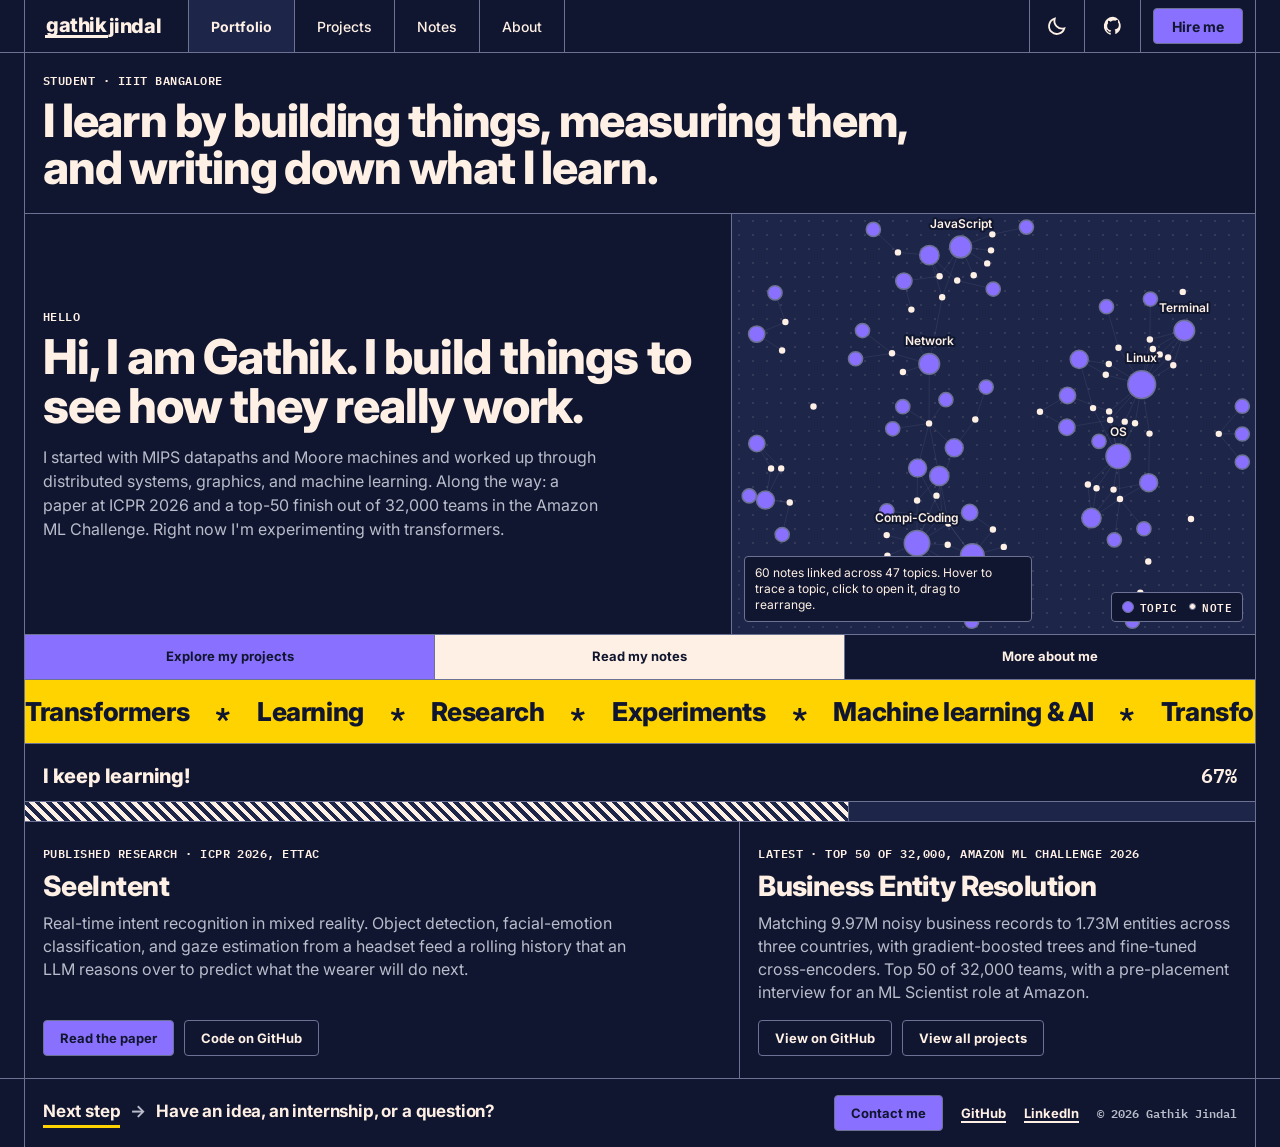
<file: index.html>
<!doctype html>
<html lang="en">

<head>
  <meta charset="utf-8">
  <meta name="viewport" content="width=device-width, initial-scale=1">
  <meta name="description"
    content="Gathik Jindal, a computer science student at IIIT Bangalore: research, projects, and notes.">
  <title>Gathik Jindal | Portfolio</title>
  <link rel="icon" type="image/svg+xml" href="assets/images/favicon.svg">
  <script>
    // dark by default; light only if the visitor chose it with the toggle.
    // Runs before first paint so the page never flashes.
    (function () {
      var root = document.documentElement;
      var theme = null;
      try { theme = localStorage.getItem("theme"); } catch (e) { }
      if (theme !== "light") theme = "dark";
      root.setAttribute("data-theme", theme);
      root.classList.add("js");
    })();
  </script>
  <link rel="preconnect" href="https://fonts.googleapis.com">
  <link rel="preconnect" href="https://fonts.gstatic.com" crossorigin>
  <link rel="stylesheet"
    href="https://fonts.googleapis.com/css2?family=IBM+Plex+Mono:wght@500;600&family=Inter:wght@400..800&display=swap">
  <link rel="stylesheet" href="assets/css/base.css?v=6">
  <link rel="stylesheet" href="assets/css/pages/home.css?v=6">
</head>

<body class="page page-home page-no-sidebar">
  <div class="page-curtain" aria-hidden="true"><span><b>gathik</b>jindal</span></div>

  <header class="topbar">
    <div class="topbar-inner">
      <a class="logo" href="./" aria-label="Gathik Jindal home"><span>gathik</span>jindal</a>
      <nav class="topnav" aria-label="Main navigation">
        <a class="hover-pop" href="./" aria-current="page">Portfolio</a>
        <a class="hover-pop" href="projects">Projects</a>
        <a class="hover-pop" href="notes">Notes</a>
        <a class="hover-pop" href="about">About</a>
      </nav>
      <div class="top-actions">
        <button class="icon-button theme-toggle hover-pop" id="themeToggle" type="button"
          aria-label="Switch to dark theme">
          <svg class="icon-sun" viewBox="0 0 24 24" aria-hidden="true">
            <circle cx="12" cy="12" r="4.5" />
            <path
              d="M12 2v2.5M12 19.5V22M2 12h2.5M19.5 12H22M4.9 4.9l1.8 1.8M17.3 17.3l1.8 1.8M4.9 19.1l1.8-1.8M17.3 6.7l1.8-1.8" />
          </svg>
          <svg class="icon-moon" viewBox="0 0 24 24" aria-hidden="true">
            <path d="M20 14.5A8.5 8.5 0 0 1 9.5 4a8.5 8.5 0 1 0 10.5 10.5Z" />
          </svg>
        </button>
        <a class="icon-button hover-pop" href="https://github.com/gathik-jindal" target="_blank" rel="noreferrer"
          aria-label="GitHub">
          <svg viewBox="0 0 24 24" aria-hidden="true">
            <path
              d="M12 2a10 10 0 0 0-3.16 19.49c.5.09.68-.22.68-.48v-1.7c-2.78.6-3.37-1.19-3.37-1.19-.45-1.16-1.1-1.46-1.1-1.46-.91-.62.07-.61.07-.61 1 .07 1.53 1.03 1.53 1.03.9 1.52 2.34 1.08 2.91.83.09-.65.35-1.08.63-1.33-2.22-.25-4.55-1.11-4.55-4.93 0-1.09.39-1.98 1.03-2.68-.1-.25-.45-1.27.1-2.64 0 0 .84-.27 2.75 1.02A9.51 9.51 0 0 1 12 6.01c.85 0 1.7.11 2.5.34 1.9-1.29 2.74-1.02 2.74-1.02.55 1.37.2 2.39.1 2.64.64.7 1.02 1.59 1.02 2.68 0 3.83-2.34 4.67-4.56 4.92.36.31.68.92.68 1.86v2.76c0 .26.18.58.69.48A10 10 0 0 0 12 2Z" />
          </svg>
        </a>
        <a class="upgrade hover-pop" href="about#contact">Hire me</a>
      </div>
    </div>
  </header>

  <div class="app-shell">
    <main class="dashboard" id="dashboard">
      <section class="panel header-panel">
        <p class="panel-label">Student &middot; IIIT Bangalore</p>
        <h1 data-split style="--d: 400ms">I learn by building things, measuring them, and writing down what I learn.
        </h1>
      </section>

      <section class="panel hero-panel">
        <div class="hero-copy">
          <p class="panel-label">Hello</p>
          <h2>Hi, I am <span class="hover-pop" style="display: inline-block">Gathik</span>. I build things to see
            how they really work.</h2>
          <p>I started with MIPS datapaths and Moore machines and worked up through distributed systems, graphics, and
            machine learning. Along the way: a paper at ICPR 2026 and a top-50 finish out of 32,000 teams in the Amazon
            ML Challenge. Right now I'm experimenting with transformers.</p>
        </div>
        <figure class="hero-graph">
          <canvas id="noteGraph" role="img"
            aria-label="An animated graph of my notes, clustered around the topics they are tagged with."></canvas>
          <figcaption>
            <p class="graph-caption" id="graphCaption">My notes, clustered by topic. Hover to trace a topic, click to
              open it, drag to rearrange.</p>
            <ul class="graph-legend" aria-hidden="true">
              <li><i class="legend-topic"></i>Topic</li>
              <li><i class="legend-note"></i>Note</li>
            </ul>
          </figcaption>
        </figure>
      </section>

      <nav class="cta-strip" aria-label="Where to go next">
        <a class="panel-cta panel-cta-blue hover-pop" href="projects">Explore my projects</a>
        <a class="panel-cta panel-cta-ink hover-pop" href="notes">Read my notes</a>
        <a class="panel-cta panel-cta-plain hover-pop" href="about">More about me</a>
      </nav>

      <div class="marquee" role="region" aria-label="Current focus areas">
        <div class="marquee-track">
          <ul class="marquee-group">
            <li>Transformers</li>
            <li>Learning</li>
            <li>Research</li>
            <li>Experiments</li>
            <li>Machine learning &amp; AI</li>
          </ul>
          <ul class="marquee-group" aria-hidden="true">
            <li>Transformers</li>
            <li>Learning</li>
            <li>Research</li>
            <li>Experiments</li>
            <li>Machine learning &amp; AI</li>
          </ul>
        </div>
      </div>

      <section class="panel progress-panel" id="learning" data-reveal>
        <div class="panel-heading">
          <h2>I keep learning!</h2>
          <span class="progress-count" data-count="67" aria-label="67 percent">67%</span>
        </div>
        <div class="progress-track"><span data-progress style="--w: 67%"></span></div>
      </section>

      <section class="split-grid" id="projects">
        <article class="panel course-card hover-pop" data-reveal>
          <p class="panel-label">Published research &middot; ICPR 2026, ETTAC</p>
          <h2>SeeIntent</h2>
          <p>Real-time intent recognition in mixed reality. Object detection, facial-emotion classification, and gaze
            estimation from a headset feed a rolling history that an LLM reasons over to predict what the wearer will
            do next.</p>
          <div class="card-foot">
            <a class="blue-button hover-pop" href="https://link.springer.com/chapter/10.1007/978-3-032-39382-1_44"
              target="_blank" rel="noreferrer">Read the paper</a>
            <a class="outline-button hover-pop" href="https://github.com/GVCL/EgocentricIntentPrediction"
              target="_blank" rel="noreferrer">Code on GitHub</a>
          </div>
        </article>
        <article class="panel plan-card hover-pop" data-reveal style="--d: 100ms">
          <p class="panel-label">Latest &middot; Top 50 of 32,000, Amazon ML Challenge 2026</p>
          <h2>Business Entity Resolution</h2>
          <p>Matching 9.97M noisy business records to 1.73M entities across three countries, with gradient-boosted
            trees and fine-tuned cross-encoders. Top 50 of 32,000 teams, with a pre-placement interview for an ML
            Scientist role at Amazon.</p>
          <div class="card-foot">
            <a class="outline-button hover-pop" href="https://github.com/Paradox-73/Business_Entity_Resolution"
              target="_blank" rel="noreferrer">View on GitHub</a>
            <a class="outline-button hover-pop" href="projects">View all projects</a>
          </div>
        </article>
      </section>
    </main>
  </div>

  <footer class="site-footer">
    <div class="footer-inner">
      <p class="footer-cta"><span class="footer-kicker">Next step</span><span class="footer-arrow"
          aria-hidden="true">&rarr;</span>Have an idea, an internship, or a question?</p>
      <div class="footer-actions">
        <a class="blue-button hover-pop" href="about#contact">Contact me</a>
        <a class="text-link" href="https://github.com/gathik-jindal" target="_blank" rel="noreferrer">GitHub</a>
        <a class="text-link" href="https://www.linkedin.com/in/gathik-jindal-10851428b/" target="_blank"
          rel="noreferrer">LinkedIn</a>
        <span class="footer-meta">&copy; 2026 Gathik Jindal</span>
      </div>
    </div>
  </footer>

  <script src="assets/js/main.js?v=6"></script>
  <script src="assets/js/graph.js?v=6"></script>
</body>

</html>
</file>
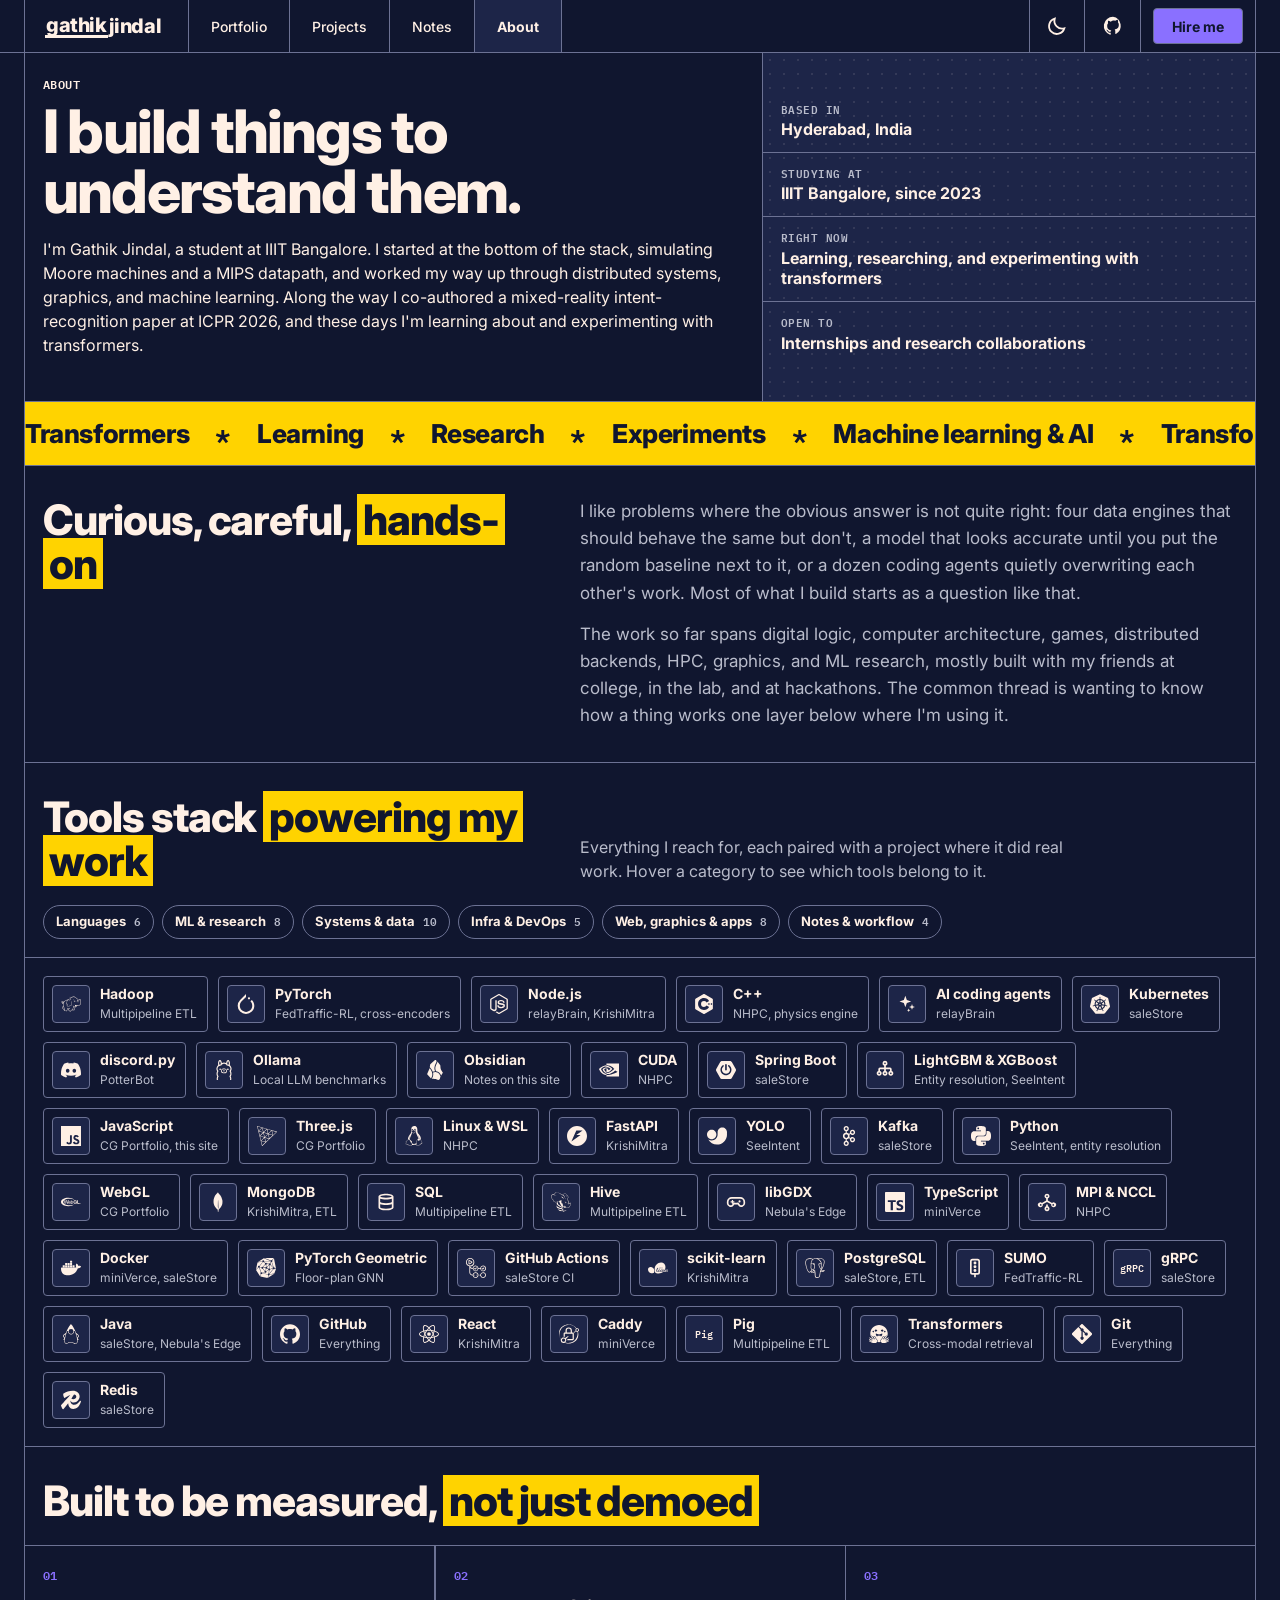
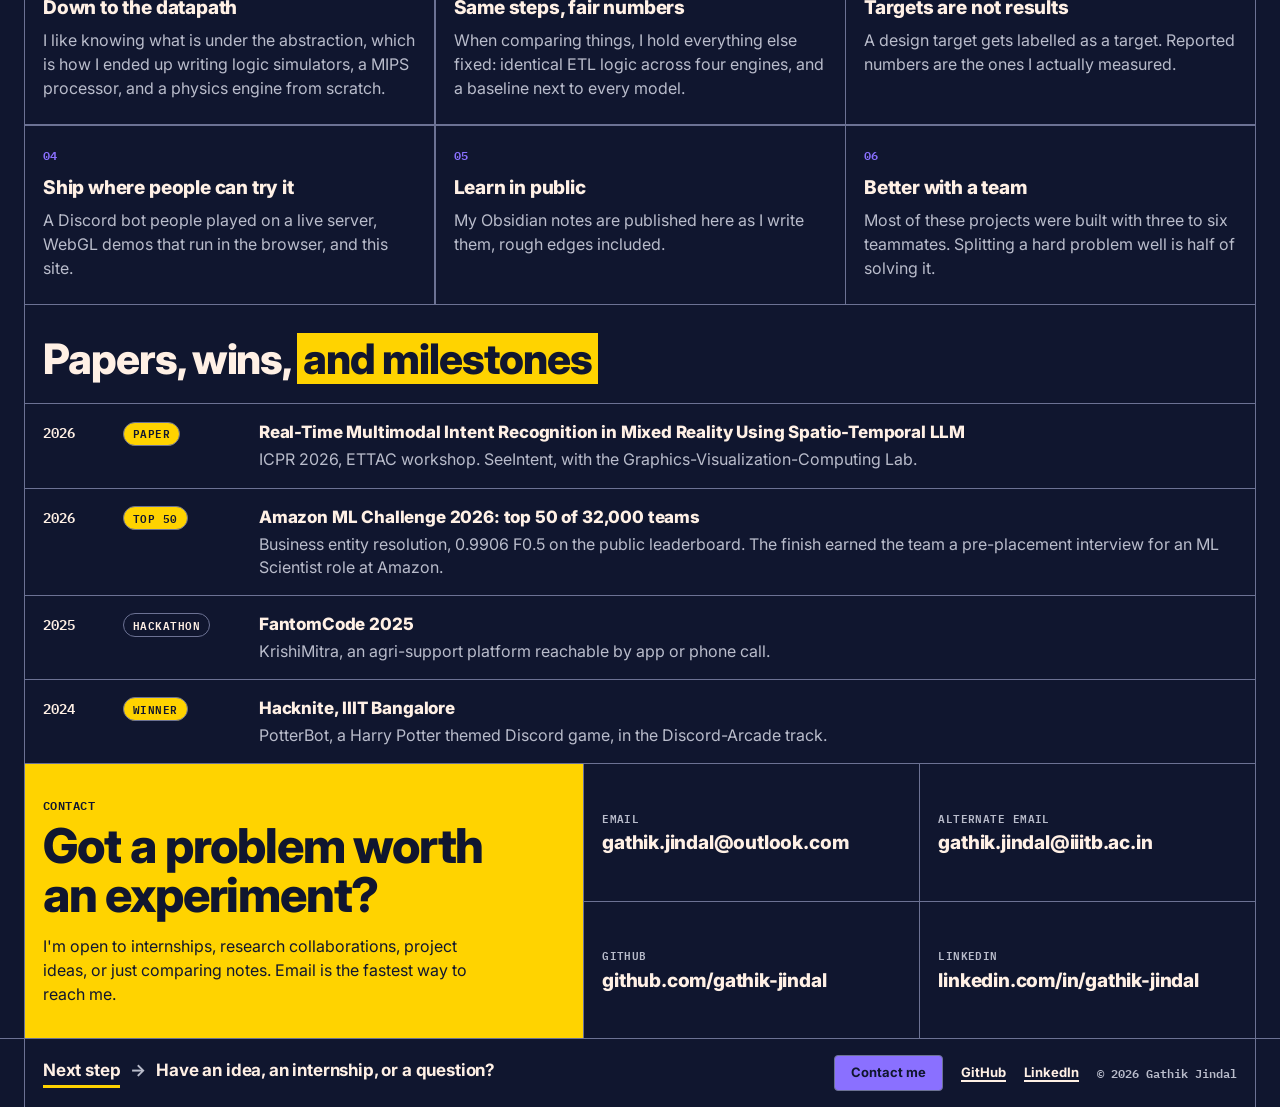
<file: about.html>
<!doctype html>
<html lang="en">

<head>
  <meta charset="utf-8">
  <meta name="viewport" content="width=device-width, initial-scale=1">
  <meta name="description"
    content="About Gathik Jindal: background, how I work, the tools I use, milestones, and how to get in touch.">
  <title>About | Gathik Jindal</title>
  <link rel="icon" type="image/svg+xml" href="assets/images/favicon.svg">
  <script>
    // dark by default; light only if the visitor chose it with the toggle.
    // Runs before first paint so the page never flashes.
    (function () {
      var root = document.documentElement;
      var theme = null;
      try { theme = localStorage.getItem("theme"); } catch (e) { }
      if (theme !== "light") theme = "dark";
      root.setAttribute("data-theme", theme);
      root.classList.add("js");
    })();
  </script>
  <link rel="preconnect" href="https://fonts.googleapis.com">
  <link rel="preconnect" href="https://fonts.gstatic.com" crossorigin>
  <link rel="stylesheet"
    href="https://fonts.googleapis.com/css2?family=IBM+Plex+Mono:wght@500;600&family=Inter:wght@400..800&display=swap">
  <link rel="stylesheet" href="assets/css/base.css?v=6">
  <link rel="stylesheet" href="assets/css/pages/about.css?v=6">
</head>

<body class="page page-about page-no-sidebar">
  <div class="page-curtain" aria-hidden="true"><span><b>gathik</b>jindal</span></div>

  <header class="topbar">
    <div class="topbar-inner">
      <a class="logo" href="./" aria-label="Gathik Jindal home"><span>gathik</span>jindal</a>
      <nav class="topnav" aria-label="Main navigation">
        <a class="hover-pop" href="./">Portfolio</a>
        <a class="hover-pop" href="projects">Projects</a>
        <a class="hover-pop" href="notes">Notes</a>
        <a class="hover-pop" href="about" aria-current="page">About</a>
      </nav>
      <div class="top-actions">
        <button class="icon-button theme-toggle hover-pop" id="themeToggle" type="button"
          aria-label="Switch to dark theme">
          <svg class="icon-sun" viewBox="0 0 24 24" aria-hidden="true">
            <circle cx="12" cy="12" r="4.5" />
            <path
              d="M12 2v2.5M12 19.5V22M2 12h2.5M19.5 12H22M4.9 4.9l1.8 1.8M17.3 17.3l1.8 1.8M4.9 19.1l1.8-1.8M17.3 6.7l1.8-1.8" />
          </svg>
          <svg class="icon-moon" viewBox="0 0 24 24" aria-hidden="true">
            <path d="M20 14.5A8.5 8.5 0 0 1 9.5 4a8.5 8.5 0 1 0 10.5 10.5Z" />
          </svg>
        </button>
        <a class="icon-button hover-pop" href="https://github.com/gathik-jindal" target="_blank" rel="noreferrer"
          aria-label="GitHub">
          <svg viewBox="0 0 24 24" aria-hidden="true">
            <path
              d="M12 2a10 10 0 0 0-3.16 19.49c.5.09.68-.22.68-.48v-1.7c-2.78.6-3.37-1.19-3.37-1.19-.45-1.16-1.1-1.46-1.1-1.46-.91-.62.07-.61.07-.61 1 .07 1.53 1.03 1.53 1.03.9 1.52 2.34 1.08 2.91.83.09-.65.35-1.08.63-1.33-2.22-.25-4.55-1.11-4.55-4.93 0-1.09.39-1.98 1.03-2.68-.1-.25-.45-1.27.1-2.64 0 0 .84-.27 2.75 1.02A9.51 9.51 0 0 1 12 6.01c.85 0 1.7.11 2.5.34 1.9-1.29 2.74-1.02 2.74-1.02.55 1.37.2 2.39.1 2.64.64.7 1.02 1.59 1.02 2.68 0 3.83-2.34 4.67-4.56 4.92.36.31.68.92.68 1.86v2.76c0 .26.18.58.69.48A10 10 0 0 0 12 2Z" />
          </svg>
        </a>
        <a class="upgrade hover-pop" href="about#contact">Hire me</a>
      </div>
    </div>
  </header>

  <div class="app-shell">
    <main class="dashboard" id="dashboard">
      <!-- Intro -->
      <section class="panel about-hero">
        <div class="about-intro">
          <p class="panel-label">About</p>
          <h1 data-split style="--d: 400ms">I build things to understand them.</h1>
          <p class="header-lede">I'm Gathik Jindal, a student at IIIT Bangalore. I started at the bottom of the stack,
            simulating Moore machines and a MIPS datapath, and worked my way up through distributed systems, graphics,
            and machine learning. Along the way I co-authored a mixed-reality intent-recognition paper at ICPR 2026,
            and these days I'm learning about and experimenting with transformers.</p>
        </div>
        <dl class="fact-list">
          <div>
            <dt>Based in</dt>
            <dd>Hyderabad, India</dd>
          </div>
          <div>
            <dt>Studying at</dt>
            <dd>IIIT Bangalore, since 2023</dd>
          </div>
          <div>
            <dt>Right now</dt>
            <dd>Learning, researching, and experimenting with transformers</dd>
          </div>
          <div>
            <dt>Open to</dt>
            <dd>Internships and research collaborations</dd>
          </div>
        </dl>
      </section>

      <div class="marquee" role="region" aria-label="Current focus areas">
        <div class="marquee-track">
          <ul class="marquee-group">
            <li>Transformers</li>
            <li>Learning</li>
            <li>Research</li>
            <li>Experiments</li>
            <li>Machine learning &amp; AI</li>
          </ul>
          <ul class="marquee-group" aria-hidden="true">
            <li>Transformers</li>
            <li>Learning</li>
            <li>Research</li>
            <li>Experiments</li>
            <li>Machine learning &amp; AI</li>
          </ul>
        </div>
      </div>

      <!-- How I work -->
      <section class="panel about-split" data-reveal>
        <h2 class="section-title">Curious, careful, <em>hands-on</em></h2>
        <div class="about-prose">
          <p>I like problems where the obvious answer is not quite right: four data engines that should behave the same
            but don't, a model that looks accurate until you put the random baseline next to it, or a dozen coding
            agents
            quietly overwriting each other's work. Most of what I build starts as a question like that.</p>
          <p>The work so far spans digital logic, computer architecture, games, distributed backends, HPC, graphics, and
            ML research, mostly built with my friends at college, in the lab, and at hackathons. The common
            thread is wanting to know how a thing works one layer below where I'm using it.</p>
        </div>
      </section>

      <!-- Tools stack -->
      <section class="panel tools" aria-labelledby="tools-title" data-reveal>
        <div class="tools-head">
          <h2 class="section-title" id="tools-title">Tools stack <em>powering my work</em></h2>
          <p>Everything I reach for, each paired with a project where it did real work. Hover a category to see
            which tools belong to it.</p>
        </div>
        <div class="tool-cats" role="group" aria-label="Highlight tools by category">
          <button class="tool-cat" type="button" data-cat="lang" aria-pressed="false">Languages <span>6</span></button>
          <button class="tool-cat" type="button" data-cat="ml" aria-pressed="false">ML &amp; research
            <span>8</span></button>
          <button class="tool-cat" type="button" data-cat="data" aria-pressed="false">Systems &amp; data
            <span>10</span></button>
          <button class="tool-cat" type="button" data-cat="infra" aria-pressed="false">Infra &amp; DevOps
            <span>5</span></button>
          <button class="tool-cat" type="button" data-cat="web" aria-pressed="false">Web, graphics &amp; apps
            <span>8</span></button>
          <button class="tool-cat" type="button" data-cat="flow" aria-pressed="false">Notes &amp; workflow
            <span>4</span></button>
        </div>
        <ul class="tool-cloud" id="toolCloud">
          <li class="tool" data-cat="data"><i class="tool-icon" aria-hidden="true"><b
                style="-webkit-mask-image: url(assets/images/tools/apachehadoop.svg); mask-image: url(assets/images/tools/apachehadoop.svg)"></b></i><span>Hadoop</span><small>Multipipeline
              ETL</small></li>
          <li class="tool" data-cat="ml"><i class="tool-icon" aria-hidden="true"><b
                style="-webkit-mask-image: url(assets/images/tools/pytorch.svg); mask-image: url(assets/images/tools/pytorch.svg)"></b></i><span>PyTorch</span><small>FedTraffic-RL,
              cross-encoders</small></li>
          <li class="tool" data-cat="web"><i class="tool-icon" aria-hidden="true"><b
                style="-webkit-mask-image: url(assets/images/tools/nodedotjs.svg); mask-image: url(assets/images/tools/nodedotjs.svg)"></b></i><span>Node.js</span><small>relayBrain,
              KrishiMitra</small></li>
          <li class="tool" data-cat="lang"><i class="tool-icon" aria-hidden="true"><b
                style="-webkit-mask-image: url(assets/images/tools/cplusplus.svg); mask-image: url(assets/images/tools/cplusplus.svg)"></b></i><span>C++</span><small>NHPC,
              physics engine</small></li>
          <li class="tool" data-cat="flow"><i class="tool-icon" aria-hidden="true"><b
                style="-webkit-mask-image: url(assets/images/tools/sparkle.svg); mask-image: url(assets/images/tools/sparkle.svg)"></b></i><span>AI
              coding agents</span><small>relayBrain</small></li>
          <li class="tool" data-cat="infra"><i class="tool-icon" aria-hidden="true"><b
                style="-webkit-mask-image: url(assets/images/tools/kubernetes.svg); mask-image: url(assets/images/tools/kubernetes.svg)"></b></i><span>Kubernetes</span><small>saleStore</small>
          </li>
          <li class="tool" data-cat="web"><i class="tool-icon" aria-hidden="true"><b
                style="-webkit-mask-image: url(assets/images/tools/discord.svg); mask-image: url(assets/images/tools/discord.svg)"></b></i><span>discord.py</span><small>PotterBot</small>
          </li>
          <li class="tool" data-cat="ml"><i class="tool-icon" aria-hidden="true"><b
                style="-webkit-mask-image: url(assets/images/tools/ollama.svg); mask-image: url(assets/images/tools/ollama.svg)"></b></i><span>Ollama</span><small>Local
              LLM benchmarks</small></li>
          <li class="tool" data-cat="flow"><i class="tool-icon" aria-hidden="true"><b
                style="-webkit-mask-image: url(assets/images/tools/obsidian.svg); mask-image: url(assets/images/tools/obsidian.svg)"></b></i><span>Obsidian</span><small>Notes
              on this site</small></li>
          <li class="tool" data-cat="data"><i class="tool-icon" aria-hidden="true"><b
                style="-webkit-mask-image: url(assets/images/tools/nvidia.svg); mask-image: url(assets/images/tools/nvidia.svg)"></b></i><span>CUDA</span><small>NHPC</small>
          </li>
          <li class="tool" data-cat="web"><i class="tool-icon" aria-hidden="true"><b
                style="-webkit-mask-image: url(assets/images/tools/springboot.svg); mask-image: url(assets/images/tools/springboot.svg)"></b></i><span>Spring
              Boot</span><small>saleStore</small></li>
          <li class="tool" data-cat="ml"><i class="tool-icon" aria-hidden="true"><b
                style="-webkit-mask-image: url(assets/images/tools/trees.svg); mask-image: url(assets/images/tools/trees.svg)"></b></i><span>LightGBM
              &amp; XGBoost</span><small>Entity resolution, SeeIntent</small></li>
          <li class="tool" data-cat="lang"><i class="tool-icon" aria-hidden="true"><b
                style="-webkit-mask-image: url(assets/images/tools/javascript.svg); mask-image: url(assets/images/tools/javascript.svg)"></b></i><span>JavaScript</span><small>CG
              Portfolio, this site</small></li>
          <li class="tool" data-cat="web"><i class="tool-icon" aria-hidden="true"><b
                style="-webkit-mask-image: url(assets/images/tools/threedotjs.svg); mask-image: url(assets/images/tools/threedotjs.svg)"></b></i><span>Three.js</span><small>CG
              Portfolio</small></li>
          <li class="tool" data-cat="infra"><i class="tool-icon" aria-hidden="true"><b
                style="-webkit-mask-image: url(assets/images/tools/linux.svg); mask-image: url(assets/images/tools/linux.svg)"></b></i><span>Linux
              &amp; WSL</span><small>NHPC</small></li>
          <li class="tool" data-cat="web"><i class="tool-icon" aria-hidden="true"><b
                style="-webkit-mask-image: url(assets/images/tools/fastapi.svg); mask-image: url(assets/images/tools/fastapi.svg)"></b></i><span>FastAPI</span><small>KrishiMitra</small>
          </li>
          <li class="tool" data-cat="ml"><i class="tool-icon" aria-hidden="true"><b
                style="-webkit-mask-image: url(assets/images/tools/ultralytics.svg); mask-image: url(assets/images/tools/ultralytics.svg)"></b></i><span>YOLO</span><small>SeeIntent</small>
          </li>
          <li class="tool" data-cat="data"><i class="tool-icon" aria-hidden="true"><b
                style="-webkit-mask-image: url(assets/images/tools/apachekafka.svg); mask-image: url(assets/images/tools/apachekafka.svg)"></b></i><span>Kafka</span><small>saleStore</small>
          </li>
          <li class="tool" data-cat="lang"><i class="tool-icon" aria-hidden="true"><b
                style="-webkit-mask-image: url(assets/images/tools/python.svg); mask-image: url(assets/images/tools/python.svg)"></b></i><span>Python</span><small>SeeIntent,
              entity resolution</small></li>
          <li class="tool" data-cat="web"><i class="tool-icon" aria-hidden="true"><b
                style="-webkit-mask-image: url(assets/images/tools/webgl.svg); mask-image: url(assets/images/tools/webgl.svg)"></b></i><span>WebGL</span><small>CG
              Portfolio</small></li>
          <li class="tool" data-cat="data"><i class="tool-icon" aria-hidden="true"><b
                style="-webkit-mask-image: url(assets/images/tools/mongodb.svg); mask-image: url(assets/images/tools/mongodb.svg)"></b></i><span>MongoDB</span><small>KrishiMitra,
              ETL</small></li>
          <li class="tool" data-cat="lang"><i class="tool-icon" aria-hidden="true"><b
                style="-webkit-mask-image: url(assets/images/tools/database.svg); mask-image: url(assets/images/tools/database.svg)"></b></i><span>SQL</span><small>Multipipeline
              ETL</small></li>
          <li class="tool" data-cat="data"><i class="tool-icon" aria-hidden="true"><b
                style="-webkit-mask-image: url(assets/images/tools/apachehive.svg); mask-image: url(assets/images/tools/apachehive.svg)"></b></i><span>Hive</span><small>Multipipeline
              ETL</small></li>
          <li class="tool" data-cat="web"><i class="tool-icon" aria-hidden="true"><b
                style="-webkit-mask-image: url(assets/images/tools/gamepad.svg); mask-image: url(assets/images/tools/gamepad.svg)"></b></i><span>libGDX</span><small>Nebula's
              Edge</small></li>
          <li class="tool" data-cat="lang"><i class="tool-icon" aria-hidden="true"><b
                style="-webkit-mask-image: url(assets/images/tools/typescript.svg); mask-image: url(assets/images/tools/typescript.svg)"></b></i><span>TypeScript</span><small>miniVerce</small>
          </li>
          <li class="tool" data-cat="data"><i class="tool-icon" aria-hidden="true"><b
                style="-webkit-mask-image: url(assets/images/tools/network.svg); mask-image: url(assets/images/tools/network.svg)"></b></i><span>MPI
              &amp; NCCL</span><small>NHPC</small></li>
          <li class="tool" data-cat="infra"><i class="tool-icon" aria-hidden="true"><b
                style="-webkit-mask-image: url(assets/images/tools/docker.svg); mask-image: url(assets/images/tools/docker.svg)"></b></i><span>Docker</span><small>miniVerce,
              saleStore</small></li>
          <li class="tool" data-cat="ml"><i class="tool-icon" aria-hidden="true"><b
                style="-webkit-mask-image: url(assets/images/tools/pyg.svg); mask-image: url(assets/images/tools/pyg.svg)"></b></i><span>PyTorch
              Geometric</span><small>Floor-plan GNN</small></li>
          <li class="tool" data-cat="infra"><i class="tool-icon" aria-hidden="true"><b
                style="-webkit-mask-image: url(assets/images/tools/githubactions.svg); mask-image: url(assets/images/tools/githubactions.svg)"></b></i><span>GitHub
              Actions</span><small>saleStore CI</small></li>
          <li class="tool" data-cat="ml"><i class="tool-icon" aria-hidden="true"><b
                style="-webkit-mask-image: url(assets/images/tools/scikitlearn.svg); mask-image: url(assets/images/tools/scikitlearn.svg)"></b></i><span>scikit-learn</span><small>KrishiMitra</small>
          </li>
          <li class="tool" data-cat="data"><i class="tool-icon" aria-hidden="true"><b
                style="-webkit-mask-image: url(assets/images/tools/postgresql.svg); mask-image: url(assets/images/tools/postgresql.svg)"></b></i><span>PostgreSQL</span><small>saleStore,
              ETL</small></li>
          <li class="tool" data-cat="ml"><i class="tool-icon" aria-hidden="true"><b
                style="-webkit-mask-image: url(assets/images/tools/traffic.svg); mask-image: url(assets/images/tools/traffic.svg)"></b></i><span>SUMO</span><small>FedTraffic-RL</small>
          </li>
          <li class="tool" data-cat="data"><i class="tool-icon tool-letters"
              aria-hidden="true">gRPC</i><span>gRPC</span><small>saleStore</small></li>
          <li class="tool" data-cat="lang"><i class="tool-icon" aria-hidden="true"><b
                style="-webkit-mask-image: url(assets/images/tools/openjdk.svg); mask-image: url(assets/images/tools/openjdk.svg)"></b></i><span>Java</span><small>saleStore,
              Nebula's Edge</small></li>
          <li class="tool" data-cat="flow"><i class="tool-icon" aria-hidden="true"><b
                style="-webkit-mask-image: url(assets/images/tools/github.svg); mask-image: url(assets/images/tools/github.svg)"></b></i><span>GitHub</span><small>Everything</small>
          </li>
          <li class="tool" data-cat="web"><i class="tool-icon" aria-hidden="true"><b
                style="-webkit-mask-image: url(assets/images/tools/react.svg); mask-image: url(assets/images/tools/react.svg)"></b></i><span>React</span><small>KrishiMitra</small>
          </li>
          <li class="tool" data-cat="infra"><i class="tool-icon" aria-hidden="true"><b
                style="-webkit-mask-image: url(assets/images/tools/caddy.svg); mask-image: url(assets/images/tools/caddy.svg)"></b></i><span>Caddy</span><small>miniVerce</small>
          </li>
          <li class="tool" data-cat="data"><i class="tool-icon tool-letters"
              aria-hidden="true">Pig</i><span>Pig</span><small>Multipipeline ETL</small></li>
          <li class="tool" data-cat="ml"><i class="tool-icon" aria-hidden="true"><b
                style="-webkit-mask-image: url(assets/images/tools/huggingface.svg); mask-image: url(assets/images/tools/huggingface.svg)"></b></i><span>Transformers</span><small>Cross-modal
              retrieval</small></li>
          <li class="tool" data-cat="flow"><i class="tool-icon" aria-hidden="true"><b
                style="-webkit-mask-image: url(assets/images/tools/git.svg); mask-image: url(assets/images/tools/git.svg)"></b></i><span>Git</span><small>Everything</small>
          </li>
          <li class="tool" data-cat="data"><i class="tool-icon" aria-hidden="true"><b
                style="-webkit-mask-image: url(assets/images/tools/redis.svg); mask-image: url(assets/images/tools/redis.svg)"></b></i><span>Redis</span><small>saleStore</small>
          </li>
        </ul>
      </section>

      <!-- Principles -->
      <section class="panel principles" aria-labelledby="principles-title">
        <h2 class="section-title" id="principles-title">Built to be measured, <em>not just demoed</em></h2>
        <div class="principle-grid">
          <article class="principle" data-reveal>
            <h3>Down to the datapath</h3>
            <p>I like knowing what is under the abstraction, which is how I ended up writing logic simulators, a MIPS
              processor, and a physics engine from scratch.</p>
          </article>
          <article class="principle" data-reveal style="--d: 60ms">
            <h3>Same steps, fair numbers</h3>
            <p>When comparing things, I hold everything else fixed: identical ETL logic across four engines, and a
              baseline next to every model.</p>
          </article>
          <article class="principle" data-reveal style="--d: 120ms">
            <h3>Targets are not results</h3>
            <p>A design target gets labelled as a target. Reported numbers are the ones I actually measured.</p>
          </article>
          <article class="principle" data-reveal>
            <h3>Ship where people can try it</h3>
            <p>A Discord bot people played on a live server, WebGL demos that run in the browser, and this site.</p>
          </article>
          <article class="principle" data-reveal style="--d: 60ms">
            <h3>Learn in public</h3>
            <p>My Obsidian notes are published here as I write them, rough edges included.</p>
          </article>
          <article class="principle" data-reveal style="--d: 120ms">
            <h3>Better with a team</h3>
            <p>Most of these projects were built with three to six teammates. Splitting a hard problem well is half of
              solving it.</p>
          </article>
        </div>
      </section>

      <!-- Credentials -->
      <section class="panel milestones" aria-labelledby="milestones-title" data-reveal>
        <h2 class="section-title" id="milestones-title">Papers, wins, <em>and milestones</em></h2>
        <ol class="milestone-list">
          <li>
            <span class="milestone-year">2026</span>
            <span class="status status-paper">Paper</span>
            <div>
              <a class="milestone-title" href="https://link.springer.com/chapter/10.1007/978-3-032-39382-1_44"
                target="_blank" rel="noreferrer">Real-Time Multimodal Intent Recognition in Mixed Reality Using
                Spatio-Temporal LLM</a>
              <p>ICPR 2026, ETTAC workshop. SeeIntent, with the Graphics-Visualization-Computing Lab.</p>
            </div>
          </li>
          <li>
            <span class="milestone-year">2026</span>
            <span class="status status-done">Top 50</span>
            <div>
              <a class="milestone-title" href="https://github.com/Paradox-73/Business_Entity_Resolution" target="_blank"
                rel="noreferrer">Amazon ML Challenge 2026: top 50 of 32,000 teams</a>
              <p>Business entity resolution, 0.9906 F0.5 on the public leaderboard. The finish earned the team a
                pre-placement interview for an ML Scientist role at Amazon.</p>
            </div>
          </li>
          <li>
            <span class="milestone-year">2025</span>
            <span class="status">Hackathon</span>
            <div>
              <a class="milestone-title" href="https://github.com/gathik-jindal/KrishiMitra" target="_blank"
                rel="noreferrer">FantomCode 2025</a>
              <p>KrishiMitra, an agri-support platform reachable by app or phone call.</p>
            </div>
          </li>
          <li>
            <span class="milestone-year">2024</span>
            <span class="status status-done">Winner</span>
            <div>
              <a class="milestone-title" href="https://github.com/SnehalSharma05/Hacknite" target="_blank"
                rel="noreferrer">Hacknite, IIIT Bangalore</a>
              <p>PotterBot, a Harry Potter themed Discord game, in the Discord-Arcade track.</p>
            </div>
          </li>
        </ol>
      </section>

      <!-- Contact -->
      <section class="panel contact" id="contact" aria-labelledby="contact-title">
        <div class="contact-intro">
          <p class="panel-label">Contact</p>
          <h2 id="contact-title" data-split>Got a problem worth an experiment?</h2>
          <p>I'm open to internships, research collaborations, project ideas, or just comparing notes. Email is the
            fastest way to reach me.</p>
        </div>
        <div class="contact-links">
          <a class="contact-card hover-pop" href="mailto:gathik.jindal@outlook.com">
            <span>Email</span>
            <strong>gathik.jindal@outlook.com</strong>
          </a>
          <a class="contact-card hover-pop" href="mailto:gathik.jindal@iiitb.ac.in">
            <span>Alternate email</span>
            <strong>gathik.jindal@iiitb.ac.in</strong>
          </a>
          <a class="contact-card hover-pop" href="https://github.com/gathik-jindal" target="_blank" rel="noreferrer">
            <span>GitHub</span>
            <strong>github.com/gathik-jindal</strong>
          </a>
          <a class="contact-card hover-pop" href="https://www.linkedin.com/in/gathik-jindal-10851428b/" target="_blank"
            rel="noreferrer">
            <span>LinkedIn</span>
            <strong>linkedin.com/in/gathik-jindal</strong>
          </a>
        </div>
      </section>
    </main>
  </div>

  <footer class="site-footer">
    <div class="footer-inner">
      <p class="footer-cta"><span class="footer-kicker">Next step</span><span class="footer-arrow"
          aria-hidden="true">&rarr;</span>Have an idea, an internship, or a question?</p>
      <div class="footer-actions">
        <a class="blue-button hover-pop" href="#contact">Contact me</a>
        <a class="text-link" href="https://github.com/gathik-jindal" target="_blank" rel="noreferrer">GitHub</a>
        <a class="text-link" href="https://www.linkedin.com/in/gathik-jindal-10851428b/" target="_blank"
          rel="noreferrer">LinkedIn</a>
        <span class="footer-meta">&copy; 2026 Gathik Jindal</span>
      </div>
    </div>
  </footer>

  <script src="assets/js/main.js?v=6"></script>
  <script src="assets/js/about.js?v=6"></script>
</body>

</html>
</file>
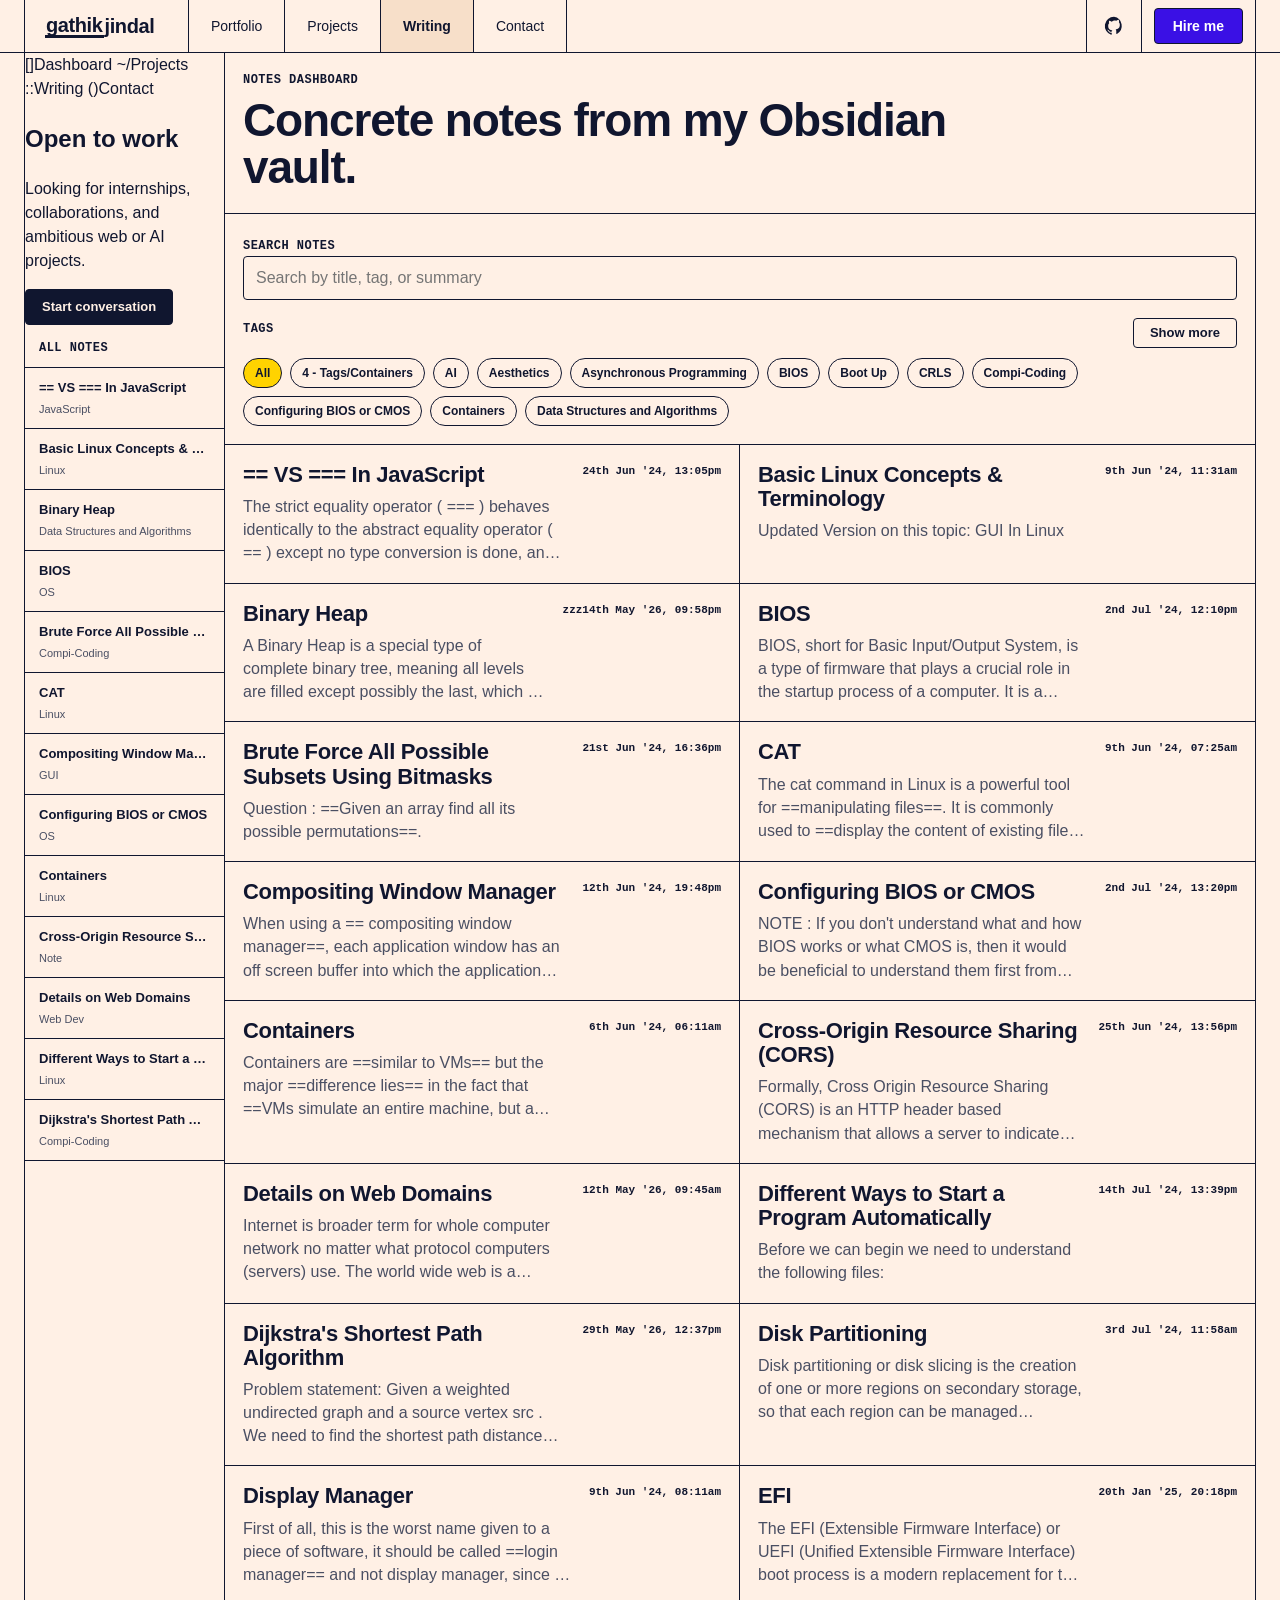
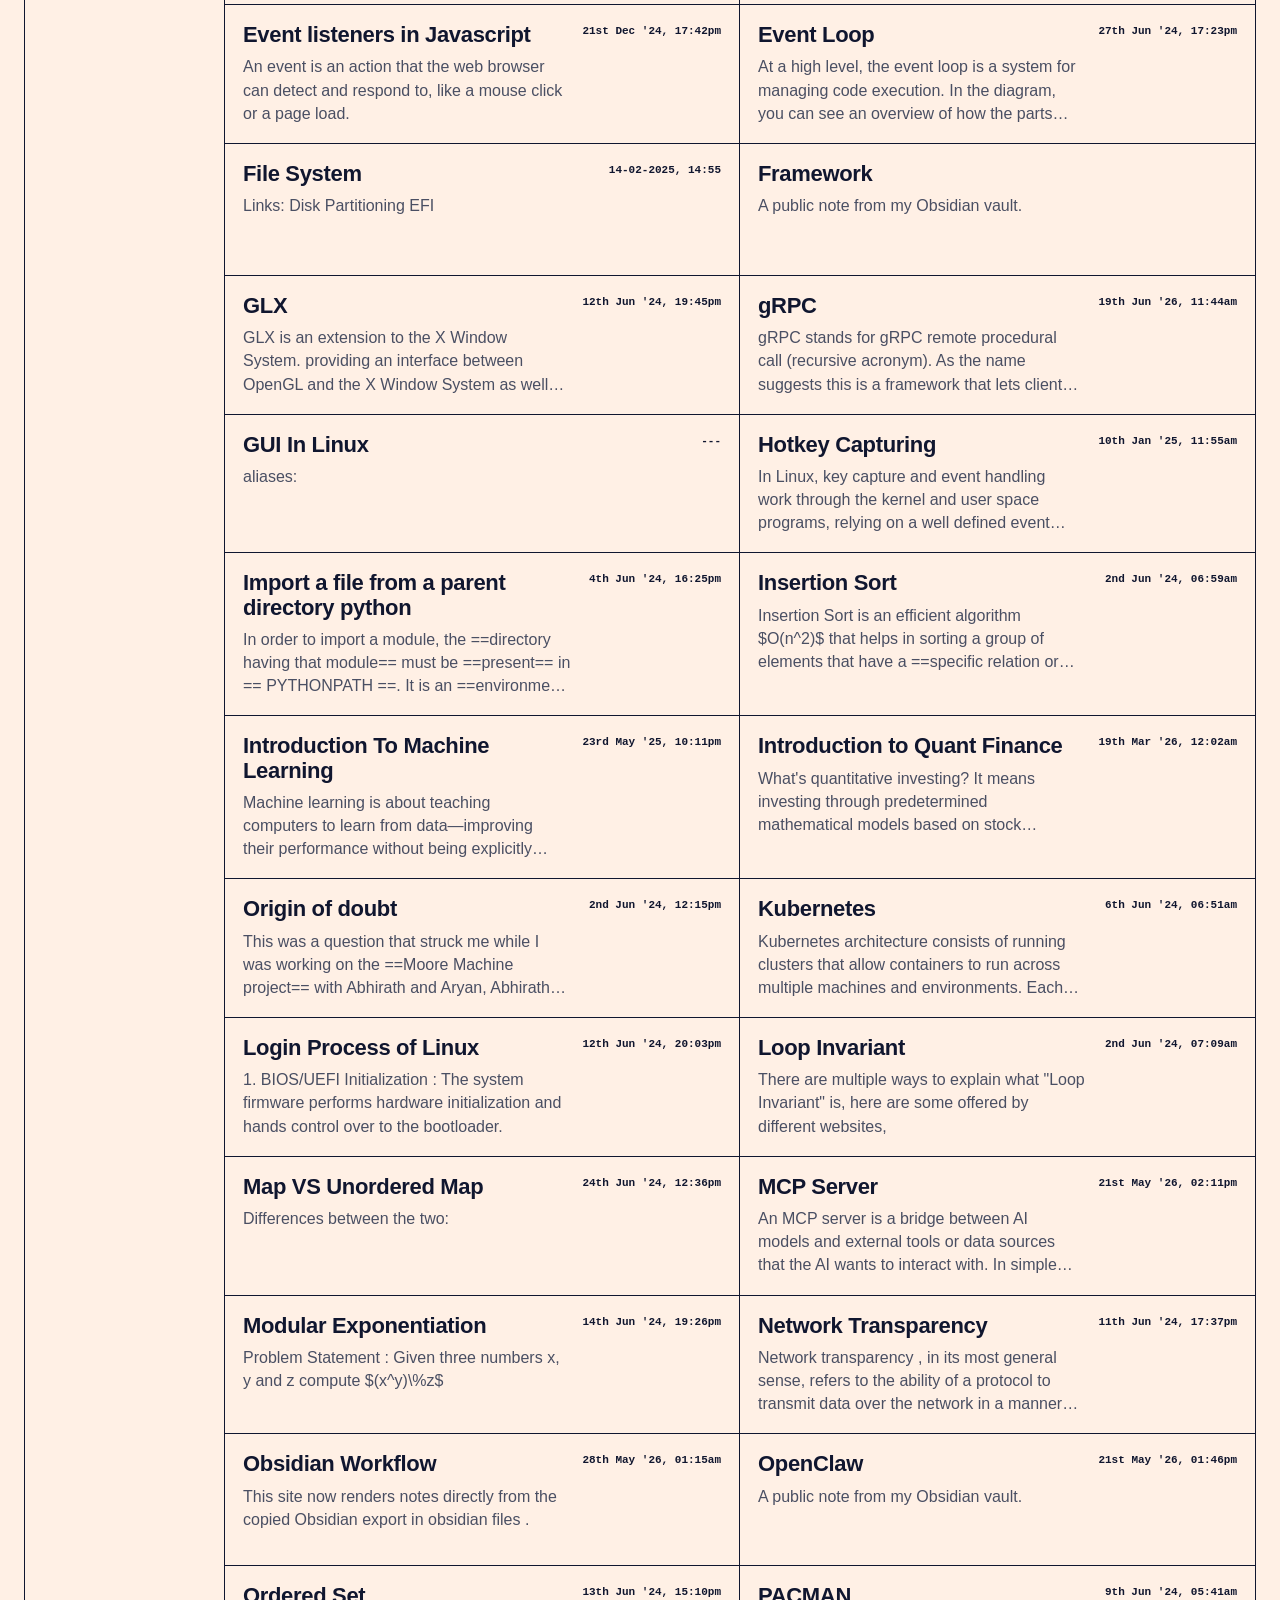
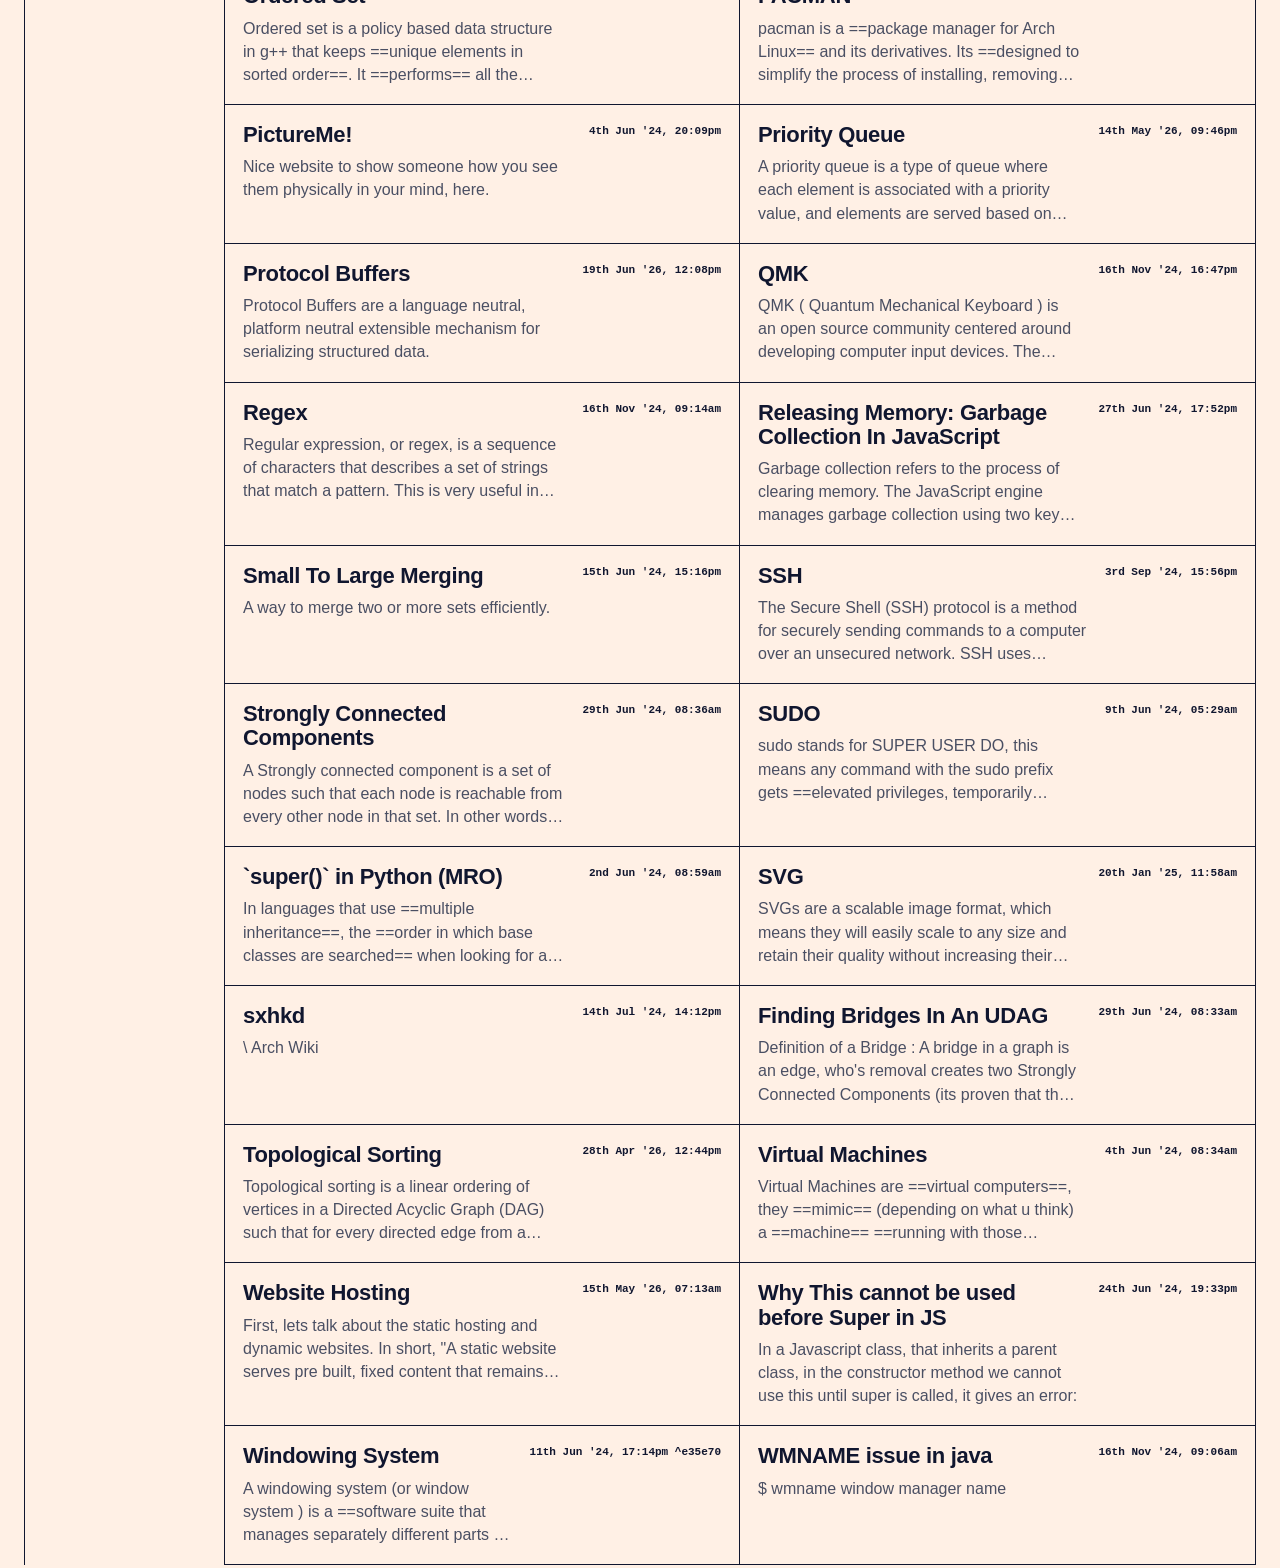
<file: blog.html>
<!doctype html>
<html lang="en">
  <head>
    <meta charset="utf-8">
    <meta name="viewport" content="width=device-width, initial-scale=1">
    <meta name="description" content="Public notes and blog posts by Gathik Jindal.">
    <title>Writing | Gathik Jindal</title>
    <link rel="stylesheet" href="assets/css/styles.css">
  </head>
  <body>
    <header class="topbar">
      <div class="topbar-inner">
        <a class="logo" href="index.html" aria-label="Gathik Jindal home"><span>gathik</span>jindal</a>
        <nav class="topnav" aria-label="Main navigation">
          <a class="hover-pop" href="index.html">Portfolio</a>
          <a class="hover-pop" href="index.html#projects">Projects</a>
          <a class="hover-pop" href="blog.html" aria-current="page">Writing</a>
          <a class="hover-pop" href="index.html#contact">Contact</a>
        </nav>
        <div class="top-actions">
          <a class="icon-button hover-pop" href="https://github.com/gathik-jindal" target="_blank" aria-label="GitHub">
            <!-- svg for github, wild -->
            <svg viewBox="0 0 24 24" aria-hidden="true"><path d="M12 2a10 10 0 0 0-3.16 19.49c.5.09.68-.22.68-.48v-1.7c-2.78.6-3.37-1.19-3.37-1.19-.45-1.16-1.1-1.46-1.1-1.46-.91-.62.07-.61.07-.61 1 .07 1.53 1.03 1.53 1.03.9 1.52 2.34 1.08 2.91.83.09-.65.35-1.08.63-1.33-2.22-.25-4.55-1.11-4.55-4.93 0-1.09.39-1.98 1.03-2.68-.1-.25-.45-1.27.1-2.64 0 0 .84-.27 2.75 1.02A9.51 9.51 0 0 1 12 6.01c.85 0 1.7.11 2.5.34 1.9-1.29 2.74-1.02 2.74-1.02.55 1.37.2 2.39.1 2.64.64.7 1.02 1.59 1.02 2.68 0 3.83-2.34 4.67-4.56 4.92.36.31.68.92.68 1.86v2.76c0 .26.18.58.69.48A10 10 0 0 0 12 2Z"/></svg>
          </a>
          <a class="upgrade hover-pop" href="mailto:gathik.jindal@outlook.com">Hire me</a>
        </div>
      </div>
    </header>

    <div class="app-shell">
      <aside class="sidebar" aria-label="Portfolio sections">
        <a class="side-link hover-pop" href="index.html#dashboard"><span class="side-icon">[]</span>Dashboard</a>
        <a class="side-link hover-pop" href="index.html#projects"><span class="side-icon">~/</span>Projects
          <!-- <small>New</small> -->
        </a>
        <a class="side-link hover-pop is-active" href="blog.html"><span class="side-icon">::</span>Writing</a>
        <a class="side-link hover-pop" href="index.html#contact"><span class="side-icon">()</span>Contact</a>
        <div class="side-card hover-pop">
          <h2>Open to work</h2>
          <p>Looking for internships, collaborations, and ambitious web or AI projects.</p>
          <a class="dark-button hover-pop" href="mailto:gathik.jindal@outlook.com">Start conversation</a>
        </div>
        <div class="sidebar-notes">
          <p class="panel-label">All notes</p>
          <div class="sidebar-note-list" id="sidebarNoteList" aria-label="All notes"></div>
        </div>
      </aside>

      <main class="dashboard">
        <section class="panel header-panel">
          <p class="panel-label">Notes dashboard</p>
          <h1>Concrete notes from my Obsidian vault.</h1>
        </section>

        <section class="blog-board">
          <div class="panel filter-panel">
            <label class="panel-label" for="noteSearch">Search notes</label>
            <input class="note-search" id="noteSearch" type="search" placeholder="Search by title, tag, or summary">
            <div class="filter-row">
              <p class="panel-label">Tags</p>
              <button class="outline-button hover-pop tag-toggle" id="tagToggle" type="button">Show more</button>
            </div>
            <div class="tag-list is-collapsed" id="tagList">
              <button class="tag hover-pop is-active" type="button" data-tag="all">All</button>
            </div>
          </div>
          <div class="post-area">
            <div class="post-grid" id="postGrid" aria-live="polite"></div>
            <article class="panel reader" id="reader" hidden>
              <button class="outline-button hover-pop reader-close" id="readerClose" type="button">Close</button>
              <div id="readerContent"></div>
            </article>
          </div>
        </section>
      </main>
    </div>

    <script src="assets/js/main.js"></script>
    <script src="assets/js/blog.js"></script>
  </body>
</html>
</file>
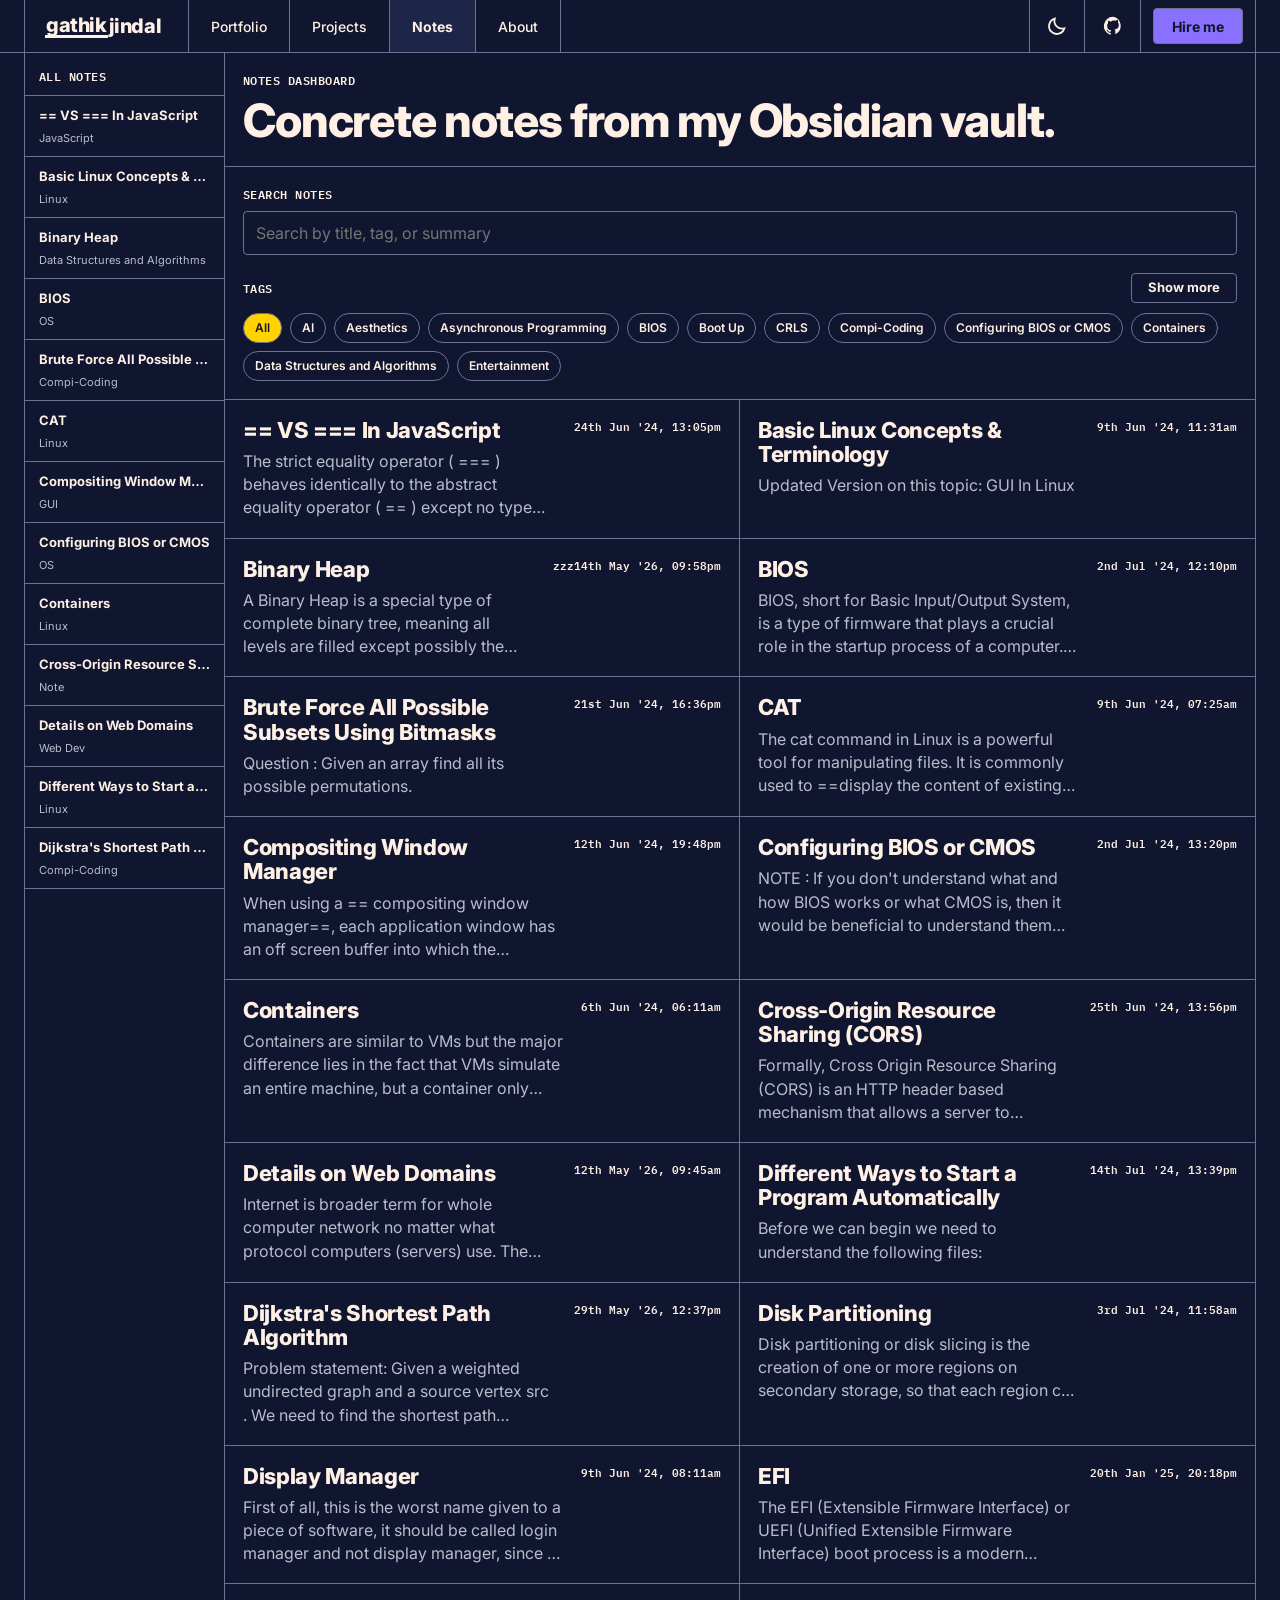
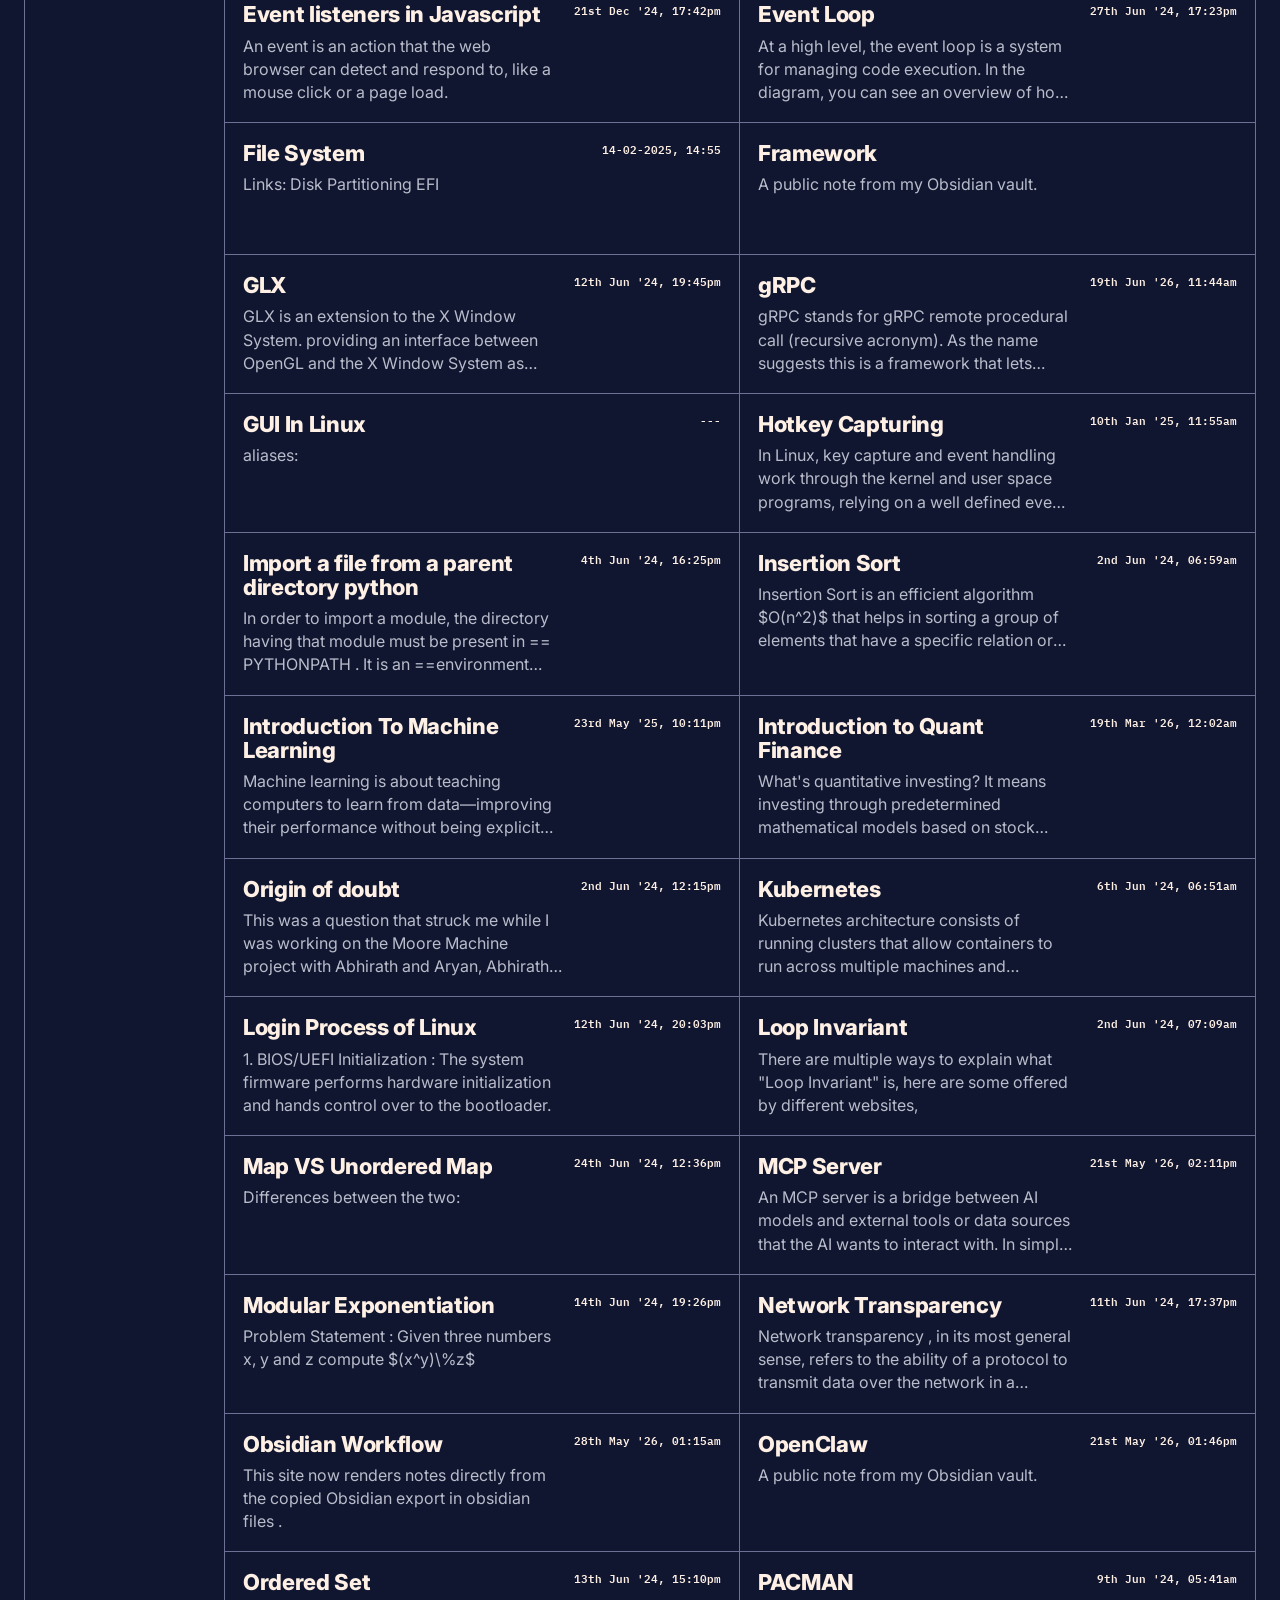
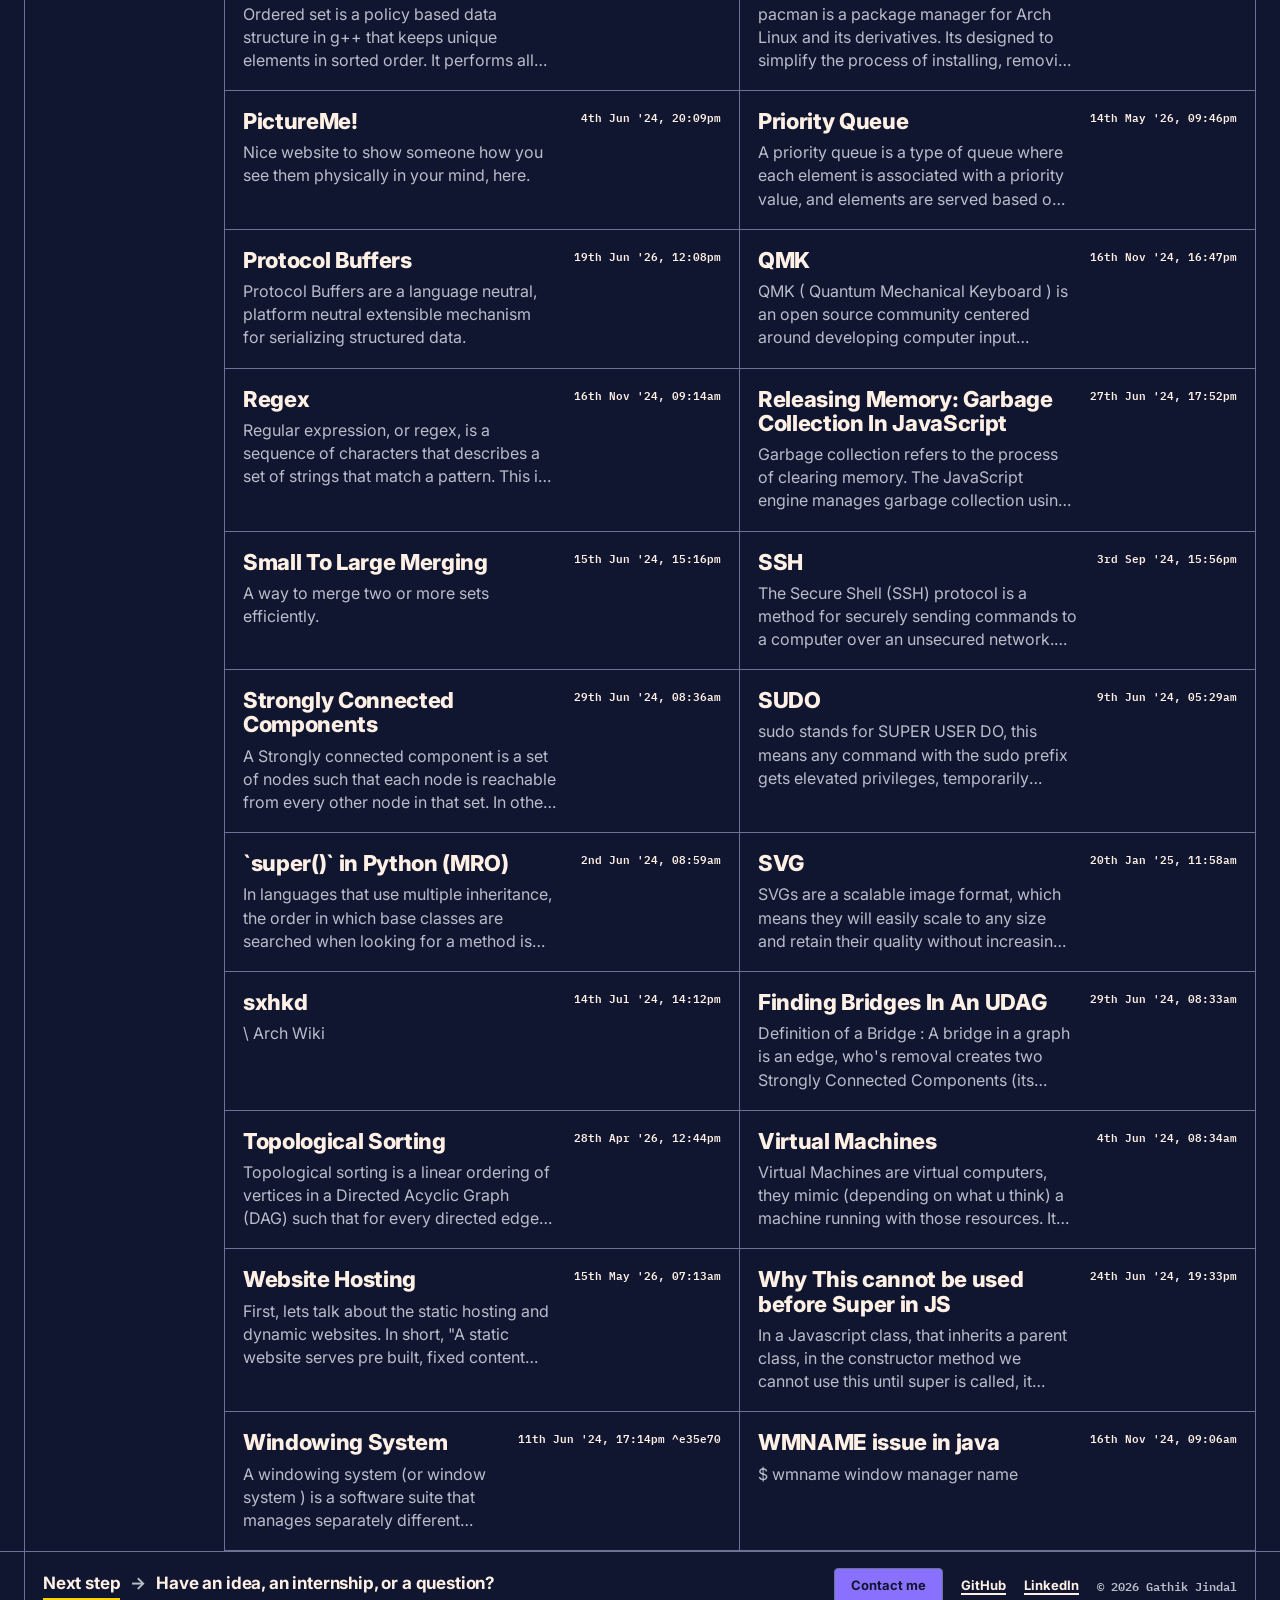
<file: notes.html>
<!doctype html>
<html lang="en">

<head>
  <meta charset="utf-8">
  <meta name="viewport" content="width=device-width, initial-scale=1">
  <meta name="description" content="Public notes from Gathik Jindal's Obsidian vault.">
  <title>Notes | Gathik Jindal</title>
  <link rel="icon" type="image/svg+xml" href="assets/images/favicon.svg">
  <script>
    // dark by default; light only if the visitor chose it with the toggle.
    // Runs before first paint so the page never flashes.
    (function () {
      var root = document.documentElement;
      var theme = null;
      try { theme = localStorage.getItem("theme"); } catch (e) { }
      if (theme !== "light") theme = "dark";
      root.setAttribute("data-theme", theme);
      root.classList.add("js");
    })();
  </script>
  <link rel="preconnect" href="https://fonts.googleapis.com">
  <link rel="preconnect" href="https://fonts.gstatic.com" crossorigin>
  <link rel="stylesheet"
    href="https://fonts.googleapis.com/css2?family=IBM+Plex+Mono:wght@500;600&family=Inter:wght@400..800&display=swap">
  <link rel="stylesheet" href="assets/css/base.css?v=6">
  <link rel="stylesheet" href="assets/css/pages/notes.css?v=6">
</head>

<body class="page page-notes page-with-sidebar">
  <div class="page-curtain" aria-hidden="true"><span><b>gathik</b>jindal</span></div>

  <header class="topbar">
    <div class="topbar-inner">
      <a class="logo" href="./" aria-label="Gathik Jindal home"><span>gathik</span>jindal</a>
      <nav class="topnav" aria-label="Main navigation">
        <a class="hover-pop" href="./">Portfolio</a>
        <a class="hover-pop" href="projects">Projects</a>
        <a class="hover-pop" href="notes" aria-current="page">Notes</a>
        <a class="hover-pop" href="about">About</a>
      </nav>
      <div class="top-actions">
        <button class="icon-button theme-toggle hover-pop" id="themeToggle" type="button"
          aria-label="Switch to dark theme">
          <svg class="icon-sun" viewBox="0 0 24 24" aria-hidden="true">
            <circle cx="12" cy="12" r="4.5" />
            <path
              d="M12 2v2.5M12 19.5V22M2 12h2.5M19.5 12H22M4.9 4.9l1.8 1.8M17.3 17.3l1.8 1.8M4.9 19.1l1.8-1.8M17.3 6.7l1.8-1.8" />
          </svg>
          <svg class="icon-moon" viewBox="0 0 24 24" aria-hidden="true">
            <path d="M20 14.5A8.5 8.5 0 0 1 9.5 4a8.5 8.5 0 1 0 10.5 10.5Z" />
          </svg>
        </button>
        <a class="icon-button hover-pop" href="https://github.com/gathik-jindal" target="_blank" rel="noreferrer"
          aria-label="GitHub">
          <svg viewBox="0 0 24 24" aria-hidden="true">
            <path
              d="M12 2a10 10 0 0 0-3.16 19.49c.5.09.68-.22.68-.48v-1.7c-2.78.6-3.37-1.19-3.37-1.19-.45-1.16-1.1-1.46-1.1-1.46-.91-.62.07-.61.07-.61 1 .07 1.53 1.03 1.53 1.03.9 1.52 2.34 1.08 2.91.83.09-.65.35-1.08.63-1.33-2.22-.25-4.55-1.11-4.55-4.93 0-1.09.39-1.98 1.03-2.68-.1-.25-.45-1.27.1-2.64 0 0 .84-.27 2.75 1.02A9.51 9.51 0 0 1 12 6.01c.85 0 1.7.11 2.5.34 1.9-1.29 2.74-1.02 2.74-1.02.55 1.37.2 2.39.1 2.64.64.7 1.02 1.59 1.02 2.68 0 3.83-2.34 4.67-4.56 4.92.36.31.68.92.68 1.86v2.76c0 .26.18.58.69.48A10 10 0 0 0 12 2Z" />
          </svg>
        </a>
        <a class="upgrade hover-pop" href="about#contact">Hire me</a>
      </div>
    </div>
  </header>

  <div class="app-shell">
    <aside class="sidebar" aria-label="All notes">
      <div class="sidebar-notes">
        <p class="panel-label">All notes</p>
        <div class="sidebar-note-list" id="sidebarNoteList"></div>
      </div>
    </aside>

    <main class="dashboard">
      <section class="panel header-panel">
        <p class="panel-label">Notes dashboard</p>
        <h1 data-split style="--d: 400ms">Concrete notes from my Obsidian vault.</h1>
      </section>

      <section class="notes-board">
        <div class="panel filter-panel">
          <label class="search-label" for="noteSearch">Search notes</label>
          <input class="note-search" id="noteSearch" type="search" placeholder="Search by title, tag, or summary">
          <div class="filter-row">
            <p class="filter-title">Tags</p>
            <button class="outline-button hover-pop tag-toggle" id="tagToggle" type="button">Show more</button>
          </div>
          <div class="tag-list is-collapsed" id="tagList">
            <button class="tag is-active" type="button" data-tag="all">All</button>
          </div>
        </div>
        <div class="post-area">
          <div class="post-grid" id="postGrid" aria-live="polite"></div>
          <article class="panel reader" id="reader" hidden>
            <button class="outline-button hover-pop reader-close" id="readerClose" type="button">Close</button>
            <div id="readerContent"></div>
          </article>
        </div>
      </section>
    </main>
  </div>

  <footer class="site-footer">
    <div class="footer-inner">
      <p class="footer-cta"><span class="footer-kicker">Next step</span><span class="footer-arrow" aria-hidden="true">&rarr;</span>Have an idea, an internship, or a question?</p>
      <div class="footer-actions">
        <a class="blue-button hover-pop" href="about#contact">Contact me</a>
        <a class="text-link" href="https://github.com/gathik-jindal" target="_blank" rel="noreferrer">GitHub</a>
        <a class="text-link" href="https://www.linkedin.com/in/gathik-jindal-10851428b/" target="_blank"
          rel="noreferrer">LinkedIn</a>
        <span class="footer-meta">&copy; 2026 Gathik Jindal</span>
      </div>
    </div>
  </footer>

  <script src="assets/js/main.js?v=6"></script>
  <script src="assets/js/notes.js?v=6"></script>
</body>

</html>
</file>
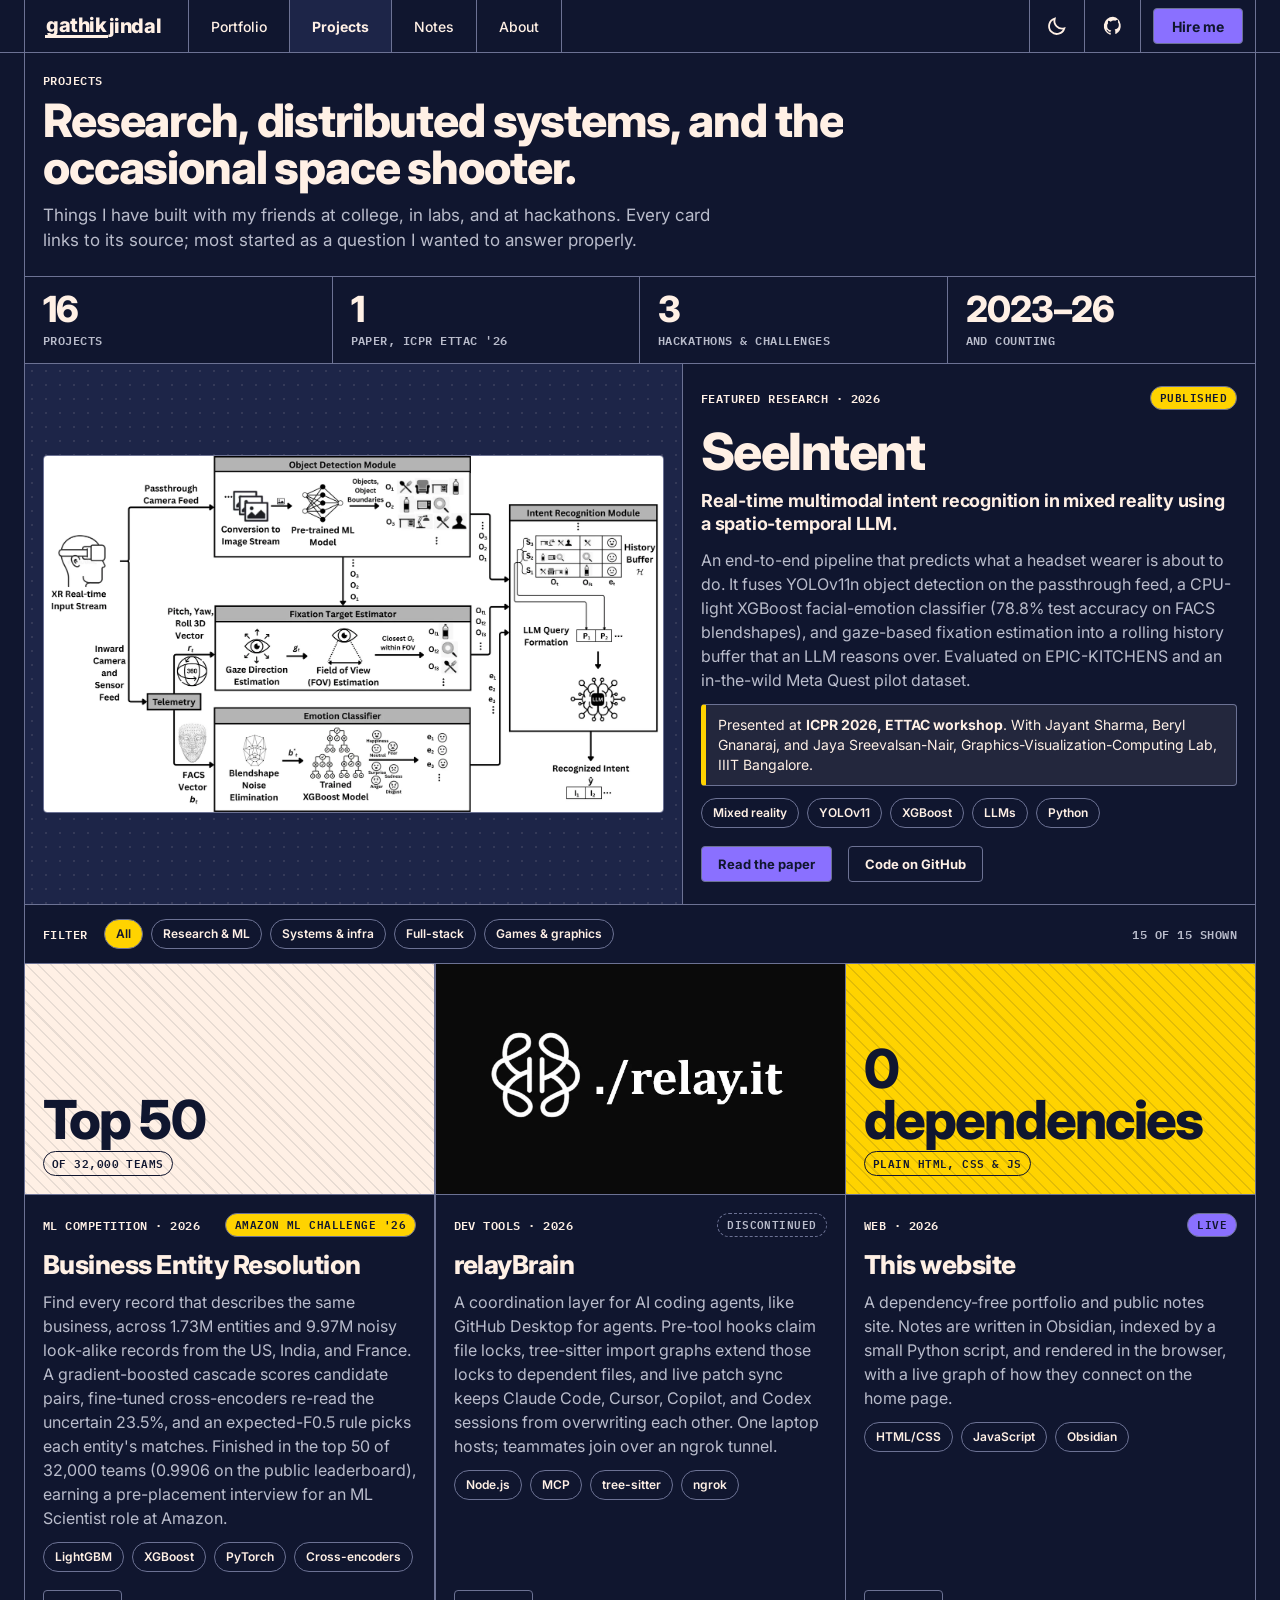
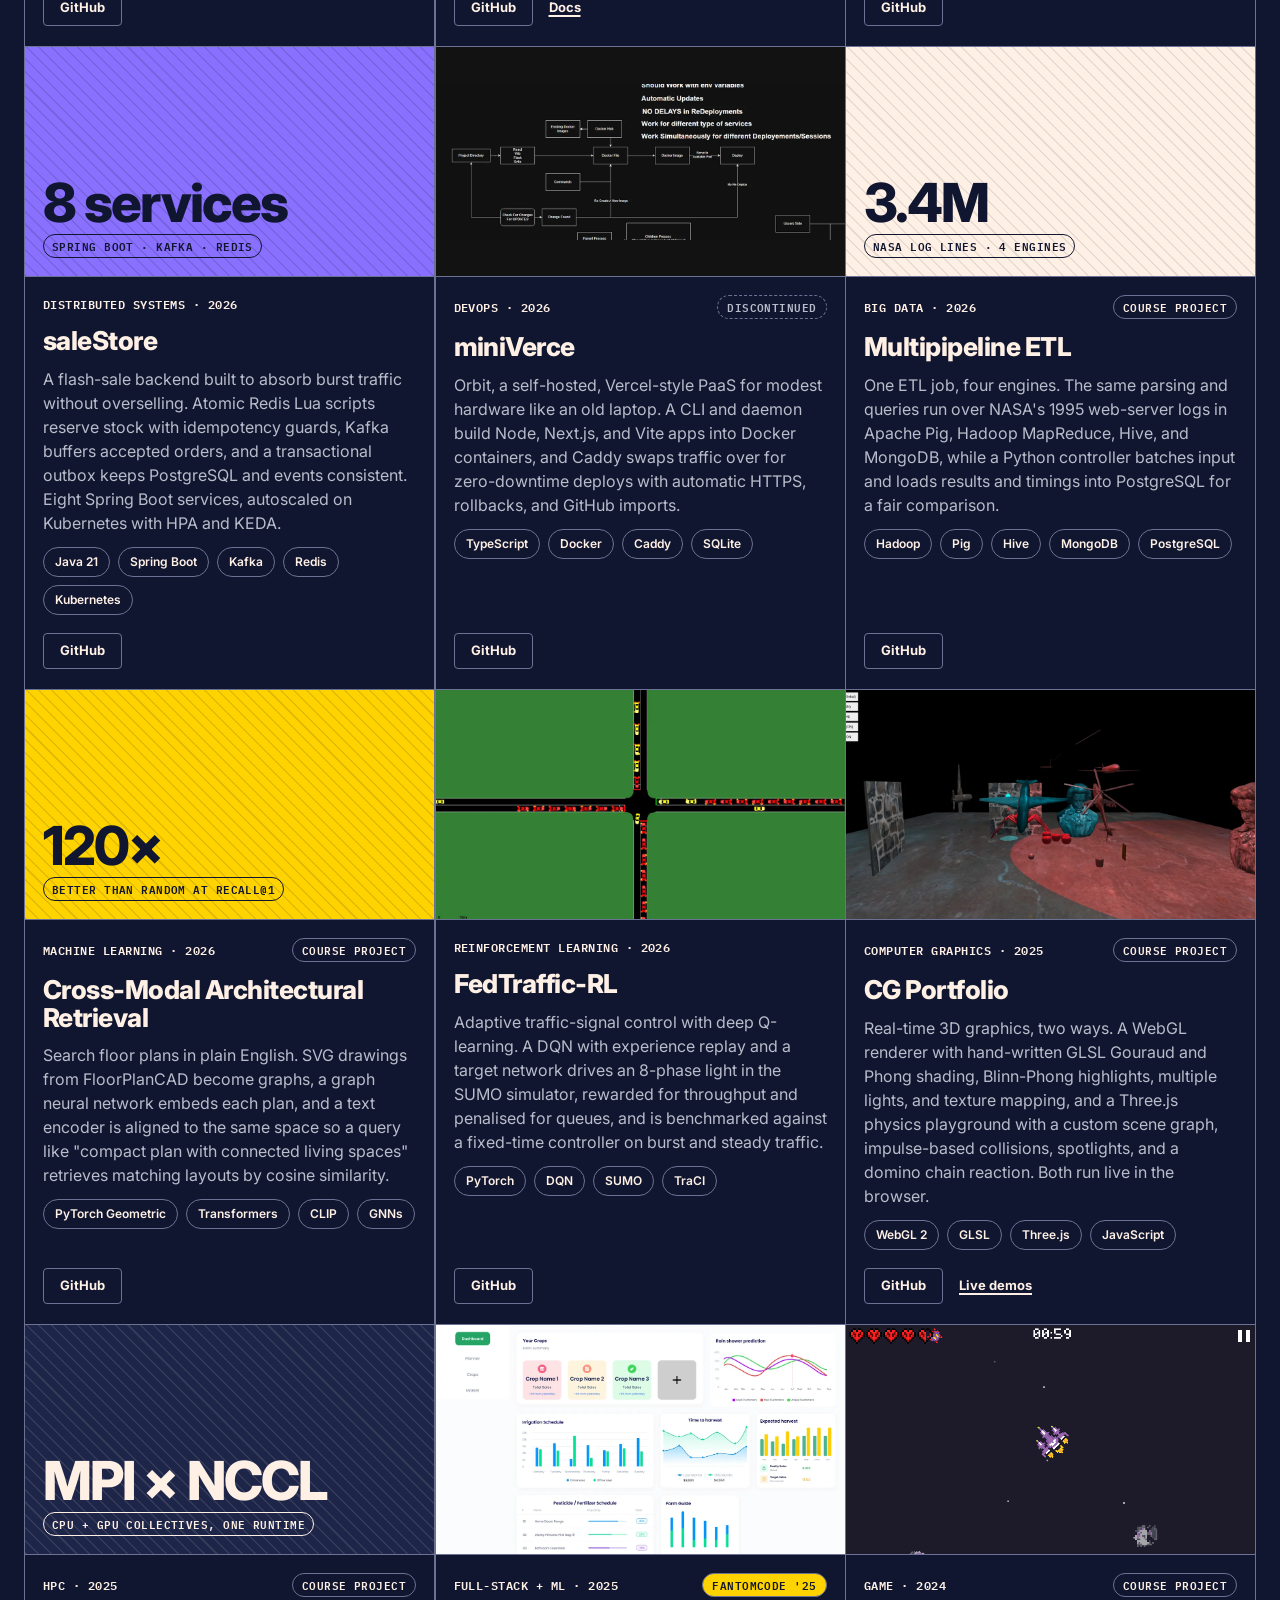
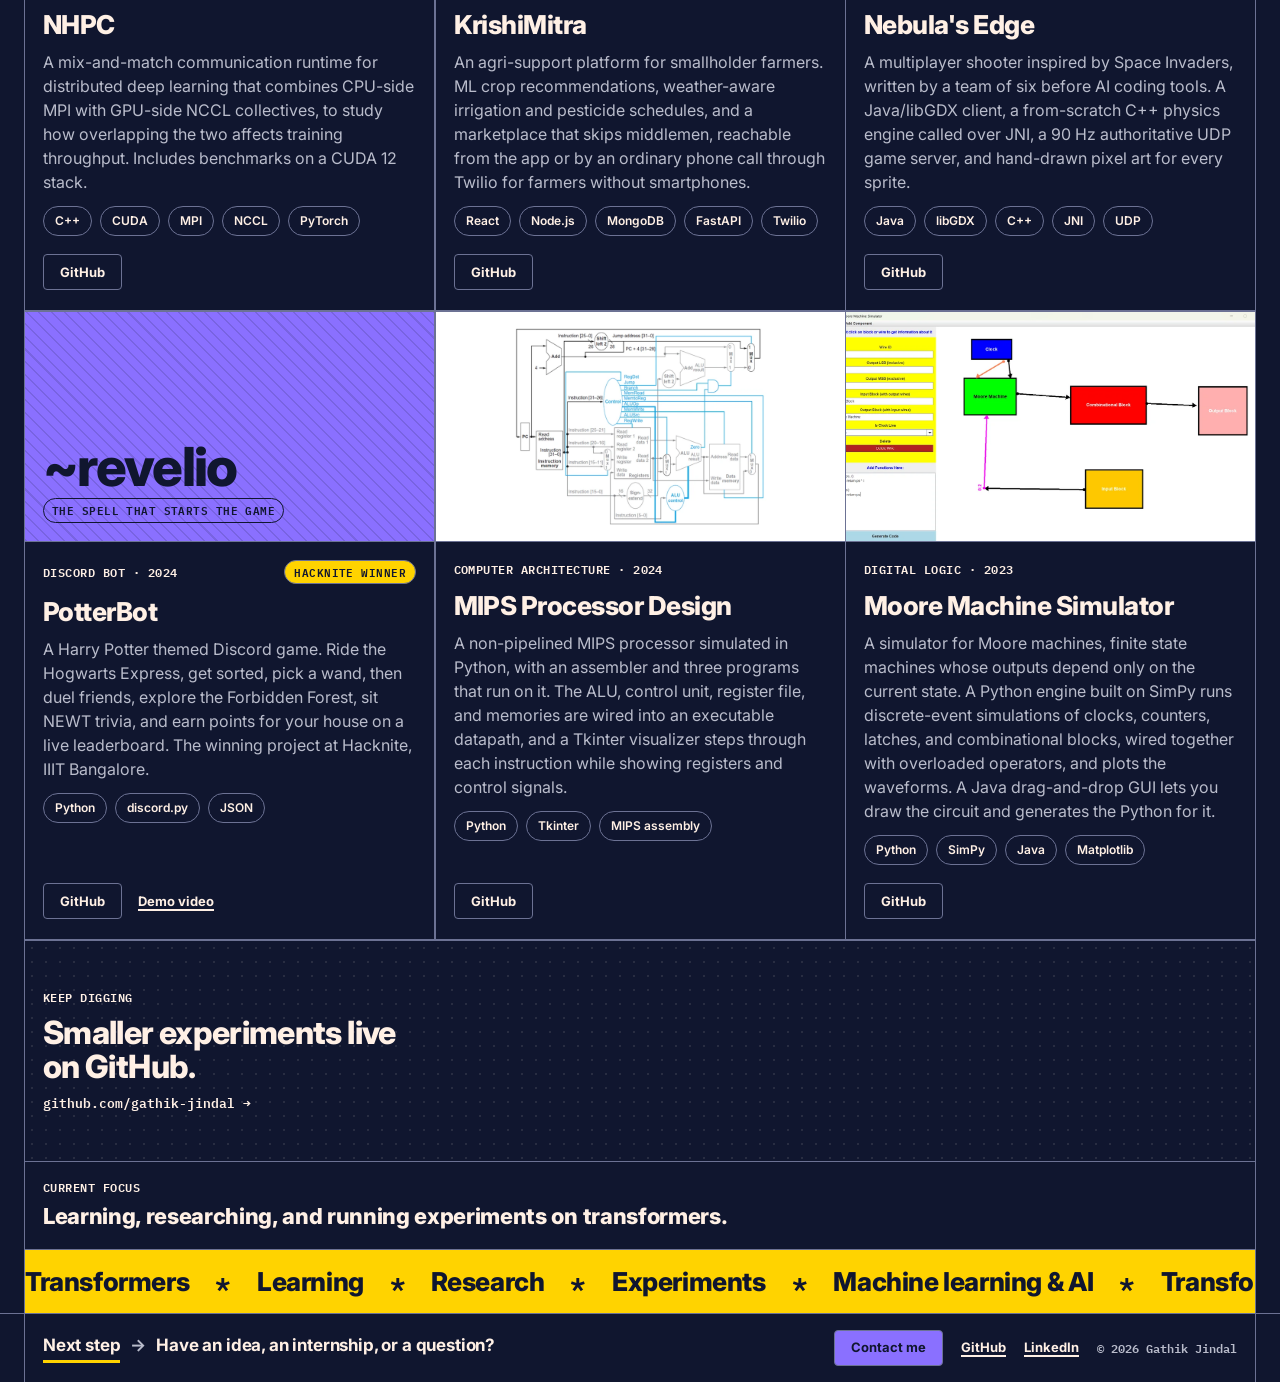
<file: projects.html>
<!doctype html>
<html lang="en">

<head>
  <meta charset="utf-8">
  <meta name="viewport" content="width=device-width, initial-scale=1">
  <meta name="description"
    content="Projects by Gathik Jindal: mixed-reality intent recognition research, distributed systems, ML experiments, hackathon builds, and games.">
  <title>Projects | Gathik Jindal</title>
  <link rel="icon" type="image/svg+xml" href="assets/images/favicon.svg">
  <script>
    // dark by default; light only if the visitor chose it with the toggle.
    // Runs before first paint so the page never flashes.
    (function () {
      var root = document.documentElement;
      var theme = null;
      try { theme = localStorage.getItem("theme"); } catch (e) { }
      if (theme !== "light") theme = "dark";
      root.setAttribute("data-theme", theme);
      root.classList.add("js");
    })();
  </script>
  <link rel="preconnect" href="https://fonts.googleapis.com">
  <link rel="preconnect" href="https://fonts.gstatic.com" crossorigin>
  <link rel="stylesheet"
    href="https://fonts.googleapis.com/css2?family=IBM+Plex+Mono:wght@500;600&family=Inter:wght@400..800&display=swap">
  <link rel="stylesheet" href="assets/css/base.css?v=6">
  <link rel="stylesheet" href="assets/css/pages/projects.css?v=6">
</head>

<body class="page page-projects page-no-sidebar">
  <div class="page-curtain" aria-hidden="true"><span><b>gathik</b>jindal</span></div>

  <header class="topbar">
    <div class="topbar-inner">
      <a class="logo" href="./" aria-label="Gathik Jindal home"><span>gathik</span>jindal</a>
      <nav class="topnav" aria-label="Main navigation">
        <a class="hover-pop" href="./">Portfolio</a>
        <a class="hover-pop" href="projects" aria-current="page">Projects</a>
        <a class="hover-pop" href="notes">Notes</a>
        <a class="hover-pop" href="about">About</a>
      </nav>
      <div class="top-actions">
        <button class="icon-button theme-toggle hover-pop" id="themeToggle" type="button"
          aria-label="Switch to dark theme">
          <svg class="icon-sun" viewBox="0 0 24 24" aria-hidden="true">
            <circle cx="12" cy="12" r="4.5" />
            <path
              d="M12 2v2.5M12 19.5V22M2 12h2.5M19.5 12H22M4.9 4.9l1.8 1.8M17.3 17.3l1.8 1.8M4.9 19.1l1.8-1.8M17.3 6.7l1.8-1.8" />
          </svg>
          <svg class="icon-moon" viewBox="0 0 24 24" aria-hidden="true">
            <path d="M20 14.5A8.5 8.5 0 0 1 9.5 4a8.5 8.5 0 1 0 10.5 10.5Z" />
          </svg>
        </button>
        <a class="icon-button hover-pop" href="https://github.com/gathik-jindal" target="_blank" rel="noreferrer"
          aria-label="GitHub">
          <svg viewBox="0 0 24 24" aria-hidden="true">
            <path
              d="M12 2a10 10 0 0 0-3.16 19.49c.5.09.68-.22.68-.48v-1.7c-2.78.6-3.37-1.19-3.37-1.19-.45-1.16-1.1-1.46-1.1-1.46-.91-.62.07-.61.07-.61 1 .07 1.53 1.03 1.53 1.03.9 1.52 2.34 1.08 2.91.83.09-.65.35-1.08.63-1.33-2.22-.25-4.55-1.11-4.55-4.93 0-1.09.39-1.98 1.03-2.68-.1-.25-.45-1.27.1-2.64 0 0 .84-.27 2.75 1.02A9.51 9.51 0 0 1 12 6.01c.85 0 1.7.11 2.5.34 1.9-1.29 2.74-1.02 2.74-1.02.55 1.37.2 2.39.1 2.64.64.7 1.02 1.59 1.02 2.68 0 3.83-2.34 4.67-4.56 4.92.36.31.68.92.68 1.86v2.76c0 .26.18.58.69.48A10 10 0 0 0 12 2Z" />
          </svg>
        </a>
        <a class="upgrade hover-pop" href="about#contact">Hire me</a>
      </div>
    </div>
  </header>

  <div class="app-shell">
    <main class="dashboard" id="dashboard">
      <section class="panel header-panel">
        <p class="panel-label">Projects</p>
        <h1 data-split style="--d: 400ms">Research, distributed systems, and the occasional space shooter.</h1>
        <p class="header-lede">Things I have built with my friends at college, in labs, and at hackathons. Every
          card links to its source; most started as a question I wanted to answer properly.</p>
      </section>

      <section class="project-stats" aria-label="At a glance">
        <div class="stat">
          <strong>16</strong>
          <span>Projects</span>
        </div>
        <div class="stat">
          <strong>1</strong>
          <span>Paper, ICPR ETTAC '26</span>
        </div>
        <div class="stat">
          <strong>3</strong>
          <span>Hackathons &amp; challenges</span>
        </div>
        <div class="stat">
          <strong>2023&ndash;26</strong>
          <span>And counting</span>
        </div>
      </section>

      <!-- Featured: the published paper -->
      <article class="panel feature" data-reveal aria-labelledby="feature-title">
        <a class="feature-media" href="https://github.com/GVCL/EgocentricIntentPrediction" target="_blank"
          rel="noreferrer" tabindex="-1" aria-hidden="true">
          <img src="assets/images/projects/seeintent-architecture.webp" width="1600" height="919" alt=""
            decoding="async">
        </a>
        <div class="feature-body">
          <div class="project-top">
            <p class="panel-label">Featured research &middot; 2026</p>
            <p class="status status-paper">Published</p>
          </div>
          <h2 id="feature-title">SeeIntent</h2>
          <p class="feature-subtitle">Real-time multimodal intent recognition in mixed reality using a spatio-temporal
            LLM.</p>
          <p class="project-description">An end-to-end pipeline that predicts what a headset wearer is about to do. It
            fuses YOLOv11n object detection on the passthrough feed, a CPU-light XGBoost facial-emotion classifier
            (78.8% test accuracy on FACS blendshapes), and gaze-based fixation estimation into a rolling history buffer
            that an LLM reasons over. Evaluated on EPIC-KITCHENS and an in-the-wild Meta Quest pilot dataset.</p>
          <p class="feature-venue">Presented at <strong>ICPR 2026, ETTAC workshop</strong>. With Jayant Sharma, Beryl
            Gnanaraj, and Jaya Sreevalsan-Nair, Graphics-Visualization-Computing Lab, IIIT Bangalore.</p>
          <ul class="chips" aria-label="Tech used">
            <li class="chip">Mixed reality</li>
            <li class="chip">YOLOv11</li>
            <li class="chip">XGBoost</li>
            <li class="chip">LLMs</li>
            <li class="chip">Python</li>
          </ul>
          <div class="project-foot">
            <a class="blue-button hover-pop" href="https://link.springer.com/chapter/10.1007/978-3-032-39382-1_44"
              target="_blank" rel="noreferrer">Read the paper</a>
            <a class="outline-button hover-pop" href="https://github.com/GVCL/EgocentricIntentPrediction"
              target="_blank" rel="noreferrer">Code on GitHub</a>
          </div>
        </div>
      </article>

      <div class="project-filters" role="group" aria-label="Filter projects">
        <p class="panel-label">Filter</p>
        <div class="filter-list">
          <button class="tag is-active" type="button" data-filter="all" aria-pressed="true">All</button>
          <button class="tag" type="button" data-filter="research" aria-pressed="false">Research &amp; ML</button>
          <button class="tag" type="button" data-filter="systems" aria-pressed="false">Systems &amp; infra</button>
          <button class="tag" type="button" data-filter="web" aria-pressed="false">Full-stack</button>
          <button class="tag" type="button" data-filter="games" aria-pressed="false">Games &amp; graphics</button>
        </div>
        <p class="filter-count" id="filterCount" aria-live="polite"></p>
      </div>

      <!-- Newest first. Add new projects at the top. -->
      <section class="projects-grid" id="projectGrid" aria-label="Project list, newest first">

        <article class="project-card hover-pop" data-tags="research">
          <div class="project-cover cover-ink" aria-hidden="true">
            <strong>Top 50</strong>
            <span>Of 32,000 teams</span>
          </div>
          <div class="project-body">
            <div class="project-top">
              <p class="panel-label">ML competition &middot; 2026</p>
              <p class="status status-done">Amazon ML Challenge '26</p>
            </div>
            <h2>Business Entity Resolution</h2>
            <p class="project-description">Find every record that describes the same business, across 1.73M entities
              and 9.97M noisy look-alike records from the US, India, and France. A gradient-boosted cascade scores
              candidate pairs, fine-tuned cross-encoders re-read the uncertain 23.5%, and an expected-F0.5 rule picks
              each entity's matches. Finished in the top 50 of 32,000 teams (0.9906 on the public leaderboard), earning
              a pre-placement interview for an ML Scientist role at Amazon.</p>
            <ul class="chips" aria-label="Tech used">
              <li class="chip">LightGBM</li>
              <li class="chip">XGBoost</li>
              <li class="chip">PyTorch</li>
              <li class="chip">Cross-encoders</li>
            </ul>
            <div class="project-foot">
              <a class="outline-button hover-pop" href="https://github.com/Paradox-73/Business_Entity_Resolution"
                target="_blank" rel="noreferrer">GitHub</a>
            </div>
          </div>
        </article>

        <article class="project-card hover-pop" data-tags="systems">
          <div class="project-media media-contain media-black">
            <img src="assets/images/projects/relaybrain-logo.webp" width="505" height="193" loading="lazy"
              decoding="async" alt="The relay.it logo">
          </div>
          <div class="project-body">
            <div class="project-top">
              <p class="panel-label">Dev tools &middot; 2026</p>
              <p class="status status-discontinued">Discontinued</p>
            </div>
            <h2>relayBrain</h2>
            <p class="project-description">A coordination layer for AI coding agents, like GitHub Desktop for
              agents. Pre-tool hooks claim file locks, tree-sitter import graphs extend those locks to dependent files,
              and live patch sync keeps Claude Code, Cursor, Copilot, and Codex sessions from overwriting each other.
              One laptop hosts; teammates join over an ngrok tunnel.</p>
            <ul class="chips" aria-label="Tech used">
              <li class="chip">Node.js</li>
              <li class="chip">MCP</li>
              <li class="chip">tree-sitter</li>
              <li class="chip">ngrok</li>
            </ul>
            <div class="project-foot">
              <a class="outline-button hover-pop" href="https://github.com/prakrititz/relayBrain" target="_blank"
                rel="noreferrer">GitHub</a>
              <a class="text-link" href="https://relay-brain.vercel.app/" target="_blank" rel="noreferrer">Docs</a>
            </div>
          </div>
        </article>

        <article class="project-card hover-pop" data-tags="web">
          <div class="project-cover cover-yellow" aria-hidden="true">
            <strong>0 dependencies</strong>
            <span>Plain HTML, CSS &amp; JS</span>
          </div>
          <div class="project-body">
            <div class="project-top">
              <p class="panel-label">Web &middot; 2026</p>
              <p class="status status-active">Live</p>
            </div>
            <h2>This website</h2>
            <p class="project-description">A dependency-free portfolio and public notes site. Notes are written in
              Obsidian, indexed by a small Python script, and rendered in the browser, with a live graph of how they
              connect on the home page.</p>
            <ul class="chips" aria-label="Tech used">
              <li class="chip">HTML/CSS</li>
              <li class="chip">JavaScript</li>
              <li class="chip">Obsidian</li>
            </ul>
            <div class="project-foot">
              <a class="outline-button hover-pop" href="https://github.com/gathik-jindal/website" target="_blank"
                rel="noreferrer">GitHub</a>
            </div>
          </div>
        </article>

        <article class="project-card hover-pop" data-tags="systems">
          <div class="project-cover cover-blue" aria-hidden="true">
            <strong>8 services</strong>
            <span>Spring Boot &middot; Kafka &middot; Redis</span>
          </div>
          <div class="project-body">
            <div class="project-top">
              <p class="panel-label">Distributed systems &middot; 2026</p>
            </div>
            <h2>saleStore</h2>
            <p class="project-description">A flash-sale backend built to absorb burst traffic without overselling.
              Atomic Redis Lua scripts reserve stock with idempotency guards, Kafka buffers accepted orders, and a
              transactional outbox keeps PostgreSQL and events consistent. Eight Spring Boot services, autoscaled on
              Kubernetes with HPA and KEDA.</p>
            <ul class="chips" aria-label="Tech used">
              <li class="chip">Java 21</li>
              <li class="chip">Spring Boot</li>
              <li class="chip">Kafka</li>
              <li class="chip">Redis</li>
              <li class="chip">Kubernetes</li>
            </ul>
            <div class="project-foot">
              <a class="outline-button hover-pop" href="https://github.com/gathik-jindal/saleStore" target="_blank"
                rel="noreferrer">GitHub</a>
            </div>
          </div>
        </article>

        <article class="project-card hover-pop" data-tags="systems">
          <div class="project-media media-fit media-diagram">
            <img src="assets/images/projects/orbit-pipeline.webp" width="1200" height="458" loading="lazy"
              decoding="async"
              alt="Design sketch of the deploy pipeline: project directory to Dockerfile, image, and deploy">
          </div>
          <div class="project-body">
            <div class="project-top">
              <p class="panel-label">DevOps &middot; 2026</p>
              <p class="status status-discontinued">Discontinued</p>
            </div>
            <h2>miniVerce</h2>
            <p class="project-description">Orbit, a self-hosted, Vercel-style PaaS for modest hardware like an old
              laptop. A CLI and daemon build Node, Next.js, and Vite apps into Docker containers, and Caddy swaps
              traffic over for zero-downtime deploys with automatic HTTPS, rollbacks, and GitHub imports.</p>
            <ul class="chips" aria-label="Tech used">
              <li class="chip">TypeScript</li>
              <li class="chip">Docker</li>
              <li class="chip">Caddy</li>
              <li class="chip">SQLite</li>
            </ul>
            <div class="project-foot">
              <a class="outline-button hover-pop" href="https://github.com/prakrititz/mini-verce" target="_blank"
                rel="noreferrer">GitHub</a>
            </div>
          </div>
        </article>

        <article class="project-card hover-pop" data-tags="systems">
          <div class="project-cover cover-ink" aria-hidden="true">
            <strong>3.4M</strong>
            <span>NASA log lines &middot; 4 engines</span>
          </div>
          <div class="project-body">
            <div class="project-top">
              <p class="panel-label">Big data &middot; 2026</p>
              <p class="status">Course project</p>
            </div>
            <h2>Multipipeline ETL</h2>
            <p class="project-description">One ETL job, four engines. The same parsing and queries run over NASA's
              1995 web-server logs in Apache Pig, Hadoop MapReduce, Hive, and MongoDB, while a Python controller
              batches input and loads results and timings into PostgreSQL for a fair comparison.</p>
            <ul class="chips" aria-label="Tech used">
              <li class="chip">Hadoop</li>
              <li class="chip">Pig</li>
              <li class="chip">Hive</li>
              <li class="chip">MongoDB</li>
              <li class="chip">PostgreSQL</li>
            </ul>
            <div class="project-foot">
              <a class="outline-button hover-pop" href="https://github.com/Bhavzzzzzz/Multipipeline-ETL" target="_blank"
                rel="noreferrer">GitHub</a>
            </div>
          </div>
        </article>

        <article class="project-card hover-pop" data-tags="research">
          <div class="project-cover cover-yellow" aria-hidden="true">
            <strong>120&times;</strong>
            <span>Better than random at Recall@1</span>
          </div>
          <div class="project-body">
            <div class="project-top">
              <p class="panel-label">Machine learning &middot; 2026</p>
              <p class="status">Course project</p>
            </div>
            <h2>Cross-Modal Architectural Retrieval</h2>
            <p class="project-description">Search floor plans in plain English. SVG drawings from FloorPlanCAD become
              graphs, a graph neural network embeds each plan, and a text encoder is aligned to the same space so a
              query like "compact plan with connected living spaces" retrieves matching layouts by cosine
              similarity.</p>
            <ul class="chips" aria-label="Tech used">
              <li class="chip">PyTorch Geometric</li>
              <li class="chip">Transformers</li>
              <li class="chip">CLIP</li>
              <li class="chip">GNNs</li>
            </ul>
            <div class="project-foot">
              <a class="outline-button hover-pop"
                href="https://github.com/gathik-jindal/Cross-Modal-Architectural-Retrieval" target="_blank"
                rel="noreferrer">GitHub</a>
            </div>
          </div>
        </article>

        <article class="project-card hover-pop" data-tags="research">
          <div class="project-media">
            <img src="assets/images/projects/fedtraffic-intersection.webp" width="1200" height="703" loading="lazy"
              decoding="async"
              alt="SUMO simulation of a four-way intersection with queued cars in red and moving cars in yellow">
          </div>
          <div class="project-body">
            <div class="project-top">
              <p class="panel-label">Reinforcement learning &middot; 2026</p>
            </div>
            <h2>FedTraffic-RL</h2>
            <p class="project-description">Adaptive traffic-signal control with deep Q-learning. A DQN with experience
              replay and a target network drives an 8-phase light in the SUMO simulator, rewarded for throughput and
              penalised for queues, and is benchmarked against a fixed-time controller on burst and steady traffic.</p>
            <ul class="chips" aria-label="Tech used">
              <li class="chip">PyTorch</li>
              <li class="chip">DQN</li>
              <li class="chip">SUMO</li>
              <li class="chip">TraCI</li>
            </ul>
            <div class="project-foot">
              <a class="outline-button hover-pop" href="https://github.com/Paradox-73/FedTraffic-RL" target="_blank"
                rel="noreferrer">GitHub</a>
            </div>
          </div>
        </article>

        <article class="project-card hover-pop" data-tags="games">
          <div class="project-media media-black">
            <img src="assets/images/projects/cg-physics-scene.webp" width="1200" height="674" loading="lazy"
              decoding="async"
              alt="Three.js physics playground with lit sculptures, a plane, dominoes, and a red spotlight cone">
          </div>
          <div class="project-body">
            <div class="project-top">
              <p class="panel-label">Computer graphics &middot; 2025</p>
              <p class="status">Course project</p>
            </div>
            <h2>CG Portfolio</h2>
            <p class="project-description">Real-time 3D graphics, two ways. A WebGL renderer with hand-written GLSL
              Gouraud and Phong shading, Blinn-Phong highlights, multiple lights, and texture mapping, and a Three.js
              physics playground with a custom scene graph, impulse-based collisions, spotlights, and a domino chain
              reaction. Both run live in the browser.</p>
            <ul class="chips" aria-label="Tech used">
              <li class="chip">WebGL 2</li>
              <li class="chip">GLSL</li>
              <li class="chip">Three.js</li>
              <li class="chip">JavaScript</li>
            </ul>
            <div class="project-foot">
              <a class="outline-button hover-pop" href="https://github.com/gathik-jindal/CG-Portfolio" target="_blank"
                rel="noreferrer">GitHub</a>
              <a class="text-link" href="https://gathik-jindal.github.io/CG-Portfolio/" target="_blank"
                rel="noreferrer">Live demos</a>
            </div>
          </div>
        </article>

        <article class="project-card hover-pop" data-tags="systems research">
          <div class="project-cover cover-paper" aria-hidden="true">
            <strong>MPI &times; NCCL</strong>
            <span>CPU + GPU collectives, one runtime</span>
          </div>
          <div class="project-body">
            <div class="project-top">
              <p class="panel-label">HPC &middot; 2025</p>
              <p class="status">Course project</p>
            </div>
            <h2>NHPC</h2>
            <p class="project-description">A mix-and-match communication runtime for distributed deep learning that
              combines CPU-side MPI with GPU-side NCCL collectives, to study how overlapping the two affects training
              throughput. Includes benchmarks on a CUDA 12 stack.</p>
            <ul class="chips" aria-label="Tech used">
              <li class="chip">C++</li>
              <li class="chip">CUDA</li>
              <li class="chip">MPI</li>
              <li class="chip">NCCL</li>
              <li class="chip">PyTorch</li>
            </ul>
            <div class="project-foot">
              <a class="outline-button hover-pop" href="https://github.com/Akshat089/NHPC-" target="_blank"
                rel="noreferrer">GitHub</a>
            </div>
          </div>
        </article>

        <article class="project-card hover-pop" data-tags="web research">
          <div class="project-media">
            <img src="assets/images/projects/krishimitra-dashboard.webp" width="1200" height="819" loading="lazy"
              decoding="async" alt="KrishiMitra dashboard design with crop, irrigation, and harvest charts">
          </div>
          <div class="project-body">
            <div class="project-top">
              <p class="panel-label">Full-stack + ML &middot; 2025</p>
              <p class="status status-done">FantomCode '25</p>
            </div>
            <h2>KrishiMitra</h2>
            <p class="project-description">An agri-support platform for smallholder farmers. ML crop recommendations,
              weather-aware irrigation and pesticide schedules, and a marketplace that skips middlemen, reachable from
              the app or by an ordinary phone call through Twilio for farmers without smartphones.</p>
            <ul class="chips" aria-label="Tech used">
              <li class="chip">React</li>
              <li class="chip">Node.js</li>
              <li class="chip">MongoDB</li>
              <li class="chip">FastAPI</li>
              <li class="chip">Twilio</li>
            </ul>
            <div class="project-foot">
              <a class="outline-button hover-pop" href="https://github.com/gathik-jindal/KrishiMitra" target="_blank"
                rel="noreferrer">GitHub</a>
            </div>
          </div>
        </article>

        <article class="project-card hover-pop" data-tags="games">
          <div class="project-media media-black">
            <picture>
              <source srcset="assets/images/projects/nebula-black-holes.webp" media="(prefers-reduced-motion: reduce)">
              <img src="assets/images/projects/nebula-gameplay.gif" width="720" height="405" loading="lazy"
                decoding="async" alt="Pixel-art ship flying through an asteroid field into a cluster of black holes">
            </picture>
          </div>
          <div class="project-body">
            <div class="project-top">
              <p class="panel-label">Game &middot; 2024</p>
              <p class="status">Course project</p>
            </div>
            <h2>Nebula's Edge</h2>
            <p class="project-description">A multiplayer shooter inspired by Space Invaders, written by a team of six
              before AI coding tools. A Java/libGDX client, a from-scratch C++ physics engine called over JNI, a 90 Hz
              authoritative UDP game server, and hand-drawn pixel art for every sprite.</p>
            <ul class="chips" aria-label="Tech used">
              <li class="chip">Java</li>
              <li class="chip">libGDX</li>
              <li class="chip">C++</li>
              <li class="chip">JNI</li>
              <li class="chip">UDP</li>
            </ul>
            <div class="project-foot">
              <a class="outline-button hover-pop" href="https://github.com/AbhirathA/Nebula-s-Edge" target="_blank"
                rel="noreferrer">GitHub</a>
            </div>
          </div>
        </article>

        <article class="project-card hover-pop" data-tags="games">
          <div class="project-cover cover-blue" aria-hidden="true">
            <strong>~revelio</strong>
            <span>The spell that starts the game</span>
          </div>
          <div class="project-body">
            <div class="project-top">
              <p class="panel-label">Discord bot &middot; 2024</p>
              <p class="status status-done">Hacknite winner</p>
            </div>
            <h2>PotterBot</h2>
            <p class="project-description">A Harry Potter themed Discord game. Ride the Hogwarts Express, get sorted,
              pick a wand, then duel friends, explore the Forbidden Forest, sit NEWT trivia, and earn points for your
              house on a live leaderboard. The winning project at Hacknite, IIIT Bangalore.</p>
            <ul class="chips" aria-label="Tech used">
              <li class="chip">Python</li>
              <li class="chip">discord.py</li>
              <li class="chip">JSON</li>
            </ul>
            <div class="project-foot">
              <a class="outline-button hover-pop" href="https://github.com/SnehalSharma05/Hacknite" target="_blank"
                rel="noreferrer">GitHub</a>
              <a class="text-link" href="https://youtu.be/vaFalEyPdoE" target="_blank" rel="noreferrer">Demo video</a>
            </div>
          </div>
        </article>

        <article class="project-card hover-pop" data-tags="systems">
          <div class="project-media media-contain media-white">
            <img src="assets/images/projects/mips-datapath.webp" width="670" height="512" loading="lazy"
              decoding="async"
              alt="Single-cycle MIPS datapath: PC, instruction memory, register file, ALU, data memory, and control">
          </div>
          <div class="project-body">
            <div class="project-top">
              <p class="panel-label">Computer architecture &middot; 2024</p>
            </div>
            <h2>MIPS Processor Design</h2>
            <p class="project-description">A non-pipelined MIPS processor simulated in Python, with an assembler and
              three programs that run on it. The ALU, control unit, register file, and memories are wired into an
              executable datapath, and a Tkinter visualizer steps through each instruction while showing registers
              and control signals.</p>
            <ul class="chips" aria-label="Tech used">
              <li class="chip">Python</li>
              <li class="chip">Tkinter</li>
              <li class="chip">MIPS assembly</li>
            </ul>
            <div class="project-foot">
              <a class="outline-button hover-pop" href="https://github.com/gathik-jindal/MIPS-Processor-Design"
                target="_blank" rel="noreferrer">GitHub</a>
            </div>
          </div>
        </article>

        <article class="project-card hover-pop" data-tags="systems">
          <div class="project-media media-white">
            <img src="assets/images/projects/moore-machine-gui.webp" width="1200" height="641" loading="lazy"
              decoding="async"
              alt="The simulator GUI: clock, Moore machine, combinational, input, and output blocks wired together">
          </div>
          <div class="project-body">
            <div class="project-top">
              <p class="panel-label">Digital logic &middot; 2023</p>
            </div>
            <h2>Moore Machine Simulator</h2>
            <p class="project-description">A simulator for Moore machines, finite state machines whose outputs depend
              only on the current state. A Python engine built on SimPy runs discrete-event simulations of clocks,
              counters, latches, and combinational blocks, wired together with overloaded operators, and plots the
              waveforms. A Java drag-and-drop GUI lets you draw the circuit and generates the Python for it.</p>
            <ul class="chips" aria-label="Tech used">
              <li class="chip">Python</li>
              <li class="chip">SimPy</li>
              <li class="chip">Java</li>
              <li class="chip">Matplotlib</li>
            </ul>
            <div class="project-foot">
              <a class="outline-button hover-pop" href="https://github.com/gathik-jindal/MooreMachine" target="_blank"
                rel="noreferrer">GitHub</a>
            </div>
          </div>
        </article>
        <!-- Fills the empty cells of the last row; projects.js sets its span -->
        <a class="grid-end hover-pop" id="gridEnd" href="https://github.com/gathik-jindal" target="_blank"
          rel="noreferrer">
          <span class="panel-label">Keep digging</span>
          <strong>Smaller experiments live on GitHub.</strong>
          <span class="grid-end-cta">github.com/gathik-jindal &rarr;</span>
        </a>
      </section>

      <p class="filter-empty" id="filterEmpty" hidden>Nothing here yet.</p>

      <section class="panel focus-heading">
        <p class="panel-label">Current focus</p>
        <h2>Learning, researching, and running experiments on transformers.</h2>
      </section>
      <div class="marquee" role="region" aria-label="Focus areas">
        <div class="marquee-track">
          <ul class="marquee-group">
            <li>Transformers</li>
            <li>Learning</li>
            <li>Research</li>
            <li>Experiments</li>
            <li>Machine learning &amp; AI</li>
          </ul>
          <ul class="marquee-group" aria-hidden="true">
            <li>Transformers</li>
            <li>Learning</li>
            <li>Research</li>
            <li>Experiments</li>
            <li>Machine learning &amp; AI</li>
          </ul>
        </div>
      </div>
    </main>
  </div>

  <footer class="site-footer">
    <div class="footer-inner">
      <p class="footer-cta"><span class="footer-kicker">Next step</span><span class="footer-arrow"
          aria-hidden="true">&rarr;</span>Have an idea, an internship, or a question?</p>
      <div class="footer-actions">
        <a class="blue-button hover-pop" href="about#contact">Contact me</a>
        <a class="text-link" href="https://github.com/gathik-jindal" target="_blank" rel="noreferrer">GitHub</a>
        <a class="text-link" href="https://www.linkedin.com/in/gathik-jindal-10851428b/" target="_blank"
          rel="noreferrer">LinkedIn</a>
        <span class="footer-meta">&copy; 2026 Gathik Jindal</span>
      </div>
    </div>
  </footer>

  <script src="assets/js/main.js?v=6"></script>
  <script src="assets/js/projects.js?v=6"></script>
</body>

</html>
</file>
<file: assets/css/base.css>
/* =========================================================
   Tokens: Codecademy-style palette
   Beige paper, navy ink, "hyper" blue and yellow accents.
   ========================================================= */
:root {
    --paper: #fff0e5;
    --paper-deep: #f7dfc9;
    --ink: #10162f;
    --muted: #4a4f63;
    --line: #10162f;
    --blue: #3a10e5;
    --yellow: #ffd300;
    --on-blue: #ffffff;
    --on-yellow: #10162f;
    --soft: rgba(16, 22, 47, 0.07);
    --pattern: rgba(16, 22, 47, 0.14);

    --rule: 1.5px;
    --shell: min(100% - 48px, 1450px);
    --font-ui: "Inter", "Helvetica Neue", Arial, sans-serif;
    --font-mono: "IBM Plex Mono", "SFMono-Regular", Consolas, monospace;
    --ease-out: cubic-bezier(0.16, 1, 0.3, 1);
    color-scheme: light;
}

:root[data-theme="dark"] {
    --paper: #10162f;
    --paper-deep: #1d2548;
    --ink: #fff0e5;
    --muted: #b9bccb;
    --line: #6c7294;
    --blue: #8a70ff;
    --yellow: #ffd300;
    --on-blue: #10162f;
    --on-yellow: #10162f;
    --soft: rgba(255, 240, 229, 0.08);
    --pattern: rgba(255, 240, 229, 0.1);
    color-scheme: dark;
}

/* =========================================================
   Base
   ========================================================= */
*,
*::before,
*::after {
    box-sizing: border-box;
}

html {
    scroll-behavior: smooth;
    scroll-padding-top: 64px;
}

body {
    margin: 0;
    background: var(--paper);
    color: var(--ink);
    font-family: var(--font-ui);
    font-size: 16px;
    line-height: 1.5;
    letter-spacing: 0;
    -webkit-font-smoothing: antialiased;
    transition: background-color 300ms ease, color 300ms ease;
}

::selection {
    background: var(--yellow);
    color: var(--on-yellow);
}

a {
    color: inherit;
    text-decoration: none;
}

button {
    color: inherit;
    font: inherit;
}

img {
    max-width: 100%;
}

:focus-visible {
    outline: 3px solid var(--blue);
    outline-offset: 2px;
}

/* =========================================================
   Page curtain (page-to-page transition)
   Lifts on its own via CSS, so the page never stays covered
   even if JavaScript fails.
   ========================================================= */
.page-curtain {
    display: none;
}

.js .page-curtain {
    position: fixed;
    inset: 0;
    z-index: 100;
    display: grid;
    place-items: center;
    background: var(--ink);
    color: var(--paper);
    pointer-events: none;
    animation: curtain-out 700ms var(--ease-out) 80ms forwards;
}

.page-curtain span {
    font-size: clamp(28px, 5vw, 56px);
    font-weight: 800;
    letter-spacing: -0.02em;
}

.page-curtain span b {
    padding: 0 2px;
    border-bottom: 5px solid var(--yellow);
}

.js .page-curtain.is-entering {
    animation: curtain-in 400ms var(--ease-out) forwards;
}

@keyframes curtain-out {
    from { transform: translateY(0); visibility: visible; }
    to { transform: translateY(-101%); visibility: hidden; }
}

@keyframes curtain-in {
    from { transform: translateY(101%); visibility: visible; }
    to { transform: translateY(0); visibility: visible; }
}

/* =========================================================
   Top bar
   ========================================================= */
.topbar {
    position: sticky;
    top: 0;
    z-index: 20;
    border-bottom: var(--rule) solid var(--line);
    background: var(--paper);
    transition: background-color 300ms ease;
}

.topbar-inner {
    display: grid;
    grid-template-columns: 164px 1fr auto;
    width: var(--shell);
    min-height: 52px;
    margin: 0 auto;
    border-right: var(--rule) solid var(--line);
    border-left: var(--rule) solid var(--line);
}

.logo {
    display: flex;
    align-items: center;
    padding: 0 20px;
    border-right: var(--rule) solid var(--line);
    font-size: 20px;
    font-weight: 800;
    letter-spacing: -0.02em;
}

.logo span {
    display: inline-block;
    margin-right: 1px;
    padding: 1px 1px 0;
    border-bottom: 3px solid var(--ink);
    line-height: 1;
}

.topnav,
.top-actions {
    display: flex;
    align-items: stretch;
}

.topnav a,
.icon-button {
    display: inline-flex;
    align-items: center;
    justify-content: center;
    min-height: 52px;
    padding: 0 22px;
    border: 0;
    border-right: var(--rule) solid var(--line);
    background: var(--paper);
    font-size: 14px;
    font-weight: 500;
    cursor: pointer;
}

.topnav a[aria-current="page"] {
    background: var(--paper-deep);
    font-weight: 700;
}

.icon-button {
    width: 56px;
    padding: 0;
    border-left: var(--rule) solid var(--line);
}

.icon-button + .icon-button {
    border-left: 0;
}

.icon-button svg {
    width: 22px;
    height: 22px;
    fill: currentColor;
}

.theme-toggle svg {
    fill: none;
    stroke: currentColor;
    stroke-width: 2;
    stroke-linecap: round;
}

.theme-toggle .icon-moon,
[data-theme="dark"] .theme-toggle .icon-sun {
    display: none;
}

[data-theme="dark"] .theme-toggle .icon-moon {
    display: block;
}

.upgrade {
    display: inline-flex;
    align-items: center;
    align-self: center;
    min-height: 36px;
    margin: 0 12px;
    padding: 0 18px;
    border: var(--rule) solid var(--line);
    border-radius: 4px;
    background: var(--blue);
    color: var(--on-blue);
    font-size: 14px;
    font-weight: 700;
}

/* =========================================================
   Signature hover: lift up-right over a hatched shadow
   ========================================================= */
.hover-pop {
    position: relative;
    isolation: isolate;
    transition: transform 160ms ease;
}

.hover-pop:hover {
    z-index: 12;
    transform: translate(4px, -4px);
    outline: var(--rule) solid var(--line);
    outline-offset: calc(var(--rule) * -1);
}

.hover-pop::before {
    content: "";
    position: absolute;
    inset: 0;
    z-index: -1;
    opacity: 0;
    border: var(--rule) solid var(--line);
    border-radius: inherit;
    background: repeating-linear-gradient(45deg, var(--ink), var(--ink) 3px, var(--paper) 3px, var(--paper) 7px);
    transform: translate(-4px, 4px);
    clip-path: polygon(0 0, 4px 0, 4px calc(100% - 4px), 100% calc(100% - 4px), 100% 100%, 0 100%);
    transition: opacity 160ms ease;
}

.hover-pop:hover::before {
    opacity: 1;
}

/* =========================================================
   Shell and panels
   ========================================================= */
.app-shell {
    display: grid;
    grid-template-columns: 200px minmax(0, 1fr);
    width: var(--shell);
    margin: 0 auto;
    border-right: var(--rule) solid var(--line);
    border-left: var(--rule) solid var(--line);
    background: var(--paper);
    transition: background-color 300ms ease;
}

.page-no-sidebar .app-shell {
    grid-template-columns: 1fr;
}

.sidebar {
    border-right: var(--rule) solid var(--line);
    background: var(--paper);
}

.page-no-sidebar .sidebar {
    display: none;
}

.dashboard {
    min-width: 0;
}

.panel {
    border-bottom: var(--rule) solid var(--line);
    background: var(--paper);
    transition: background-color 300ms ease;
}

.panel-label {
    margin: 0 0 8px;
    font-family: var(--font-mono);
    font-size: 12px;
    font-weight: 600;
    letter-spacing: 0.04em;
    text-transform: uppercase;
}

.header-panel {
    padding: 18px 18px 22px;
}

.header-panel h1 {
    max-width: 30ch;
    margin: 0;
    font-size: clamp(28px, 4vw, 46px);
    font-weight: 800;
    line-height: 1.02;
    letter-spacing: -0.025em;
}

.header-panel .header-lede {
    max-width: 62ch;
    margin: 12px 0 0;
    color: var(--muted);
    font-size: 17px;
    line-height: 1.5;
}

.panel-heading {
    display: flex;
    align-items: baseline;
    justify-content: space-between;
    gap: 16px;
    padding: 0 18px 10px;
}

.panel-heading h2 {
    margin: 0;
    font-size: 20px;
    font-weight: 800;
    letter-spacing: -0.01em;
}

/* =========================================================
   Buttons and tags (one family, used on every page)
   ========================================================= */
.dark-button,
.outline-button,
.blue-button {
    display: inline-flex;
    align-items: center;
    justify-content: center;
    min-height: 36px;
    padding: 0 16px;
    border: var(--rule) solid var(--line);
    border-radius: 4px;
    font-size: 13px;
    font-weight: 700;
    cursor: pointer;
}

.dark-button {
    background: var(--ink);
    color: var(--paper);
}

.blue-button {
    background: var(--blue);
    color: var(--on-blue);
}

.outline-button {
    background: var(--paper);
}

.chips {
    display: flex;
    flex-wrap: wrap;
    gap: 8px;
    margin: 0;
    padding: 0;
    list-style: none;
}

/* Same pill as the notes page tag filters */
.chip,
.tag {
    display: inline-flex;
    align-items: center;
    min-height: 30px;
    padding: 0 11px;
    border: var(--rule) solid var(--line);
    border-radius: 999px;
    background: var(--paper);
    font-size: 12px;
    font-weight: 600;
}

/* Status badge, in the same pill shape as tags (projects, about) */
.status {
    display: inline-flex;
    align-items: center;
    min-height: 24px;
    margin: 0;
    padding: 0 9px;
    border: var(--rule) solid var(--line);
    border-radius: 999px;
    background: var(--paper);
    font-family: var(--font-mono);
    font-size: 11px;
    font-weight: 600;
    letter-spacing: 0.04em;
    text-transform: uppercase;
    white-space: nowrap;
}

.status-done,
.status-paper {
    background: var(--yellow);
    color: var(--on-yellow);
}

.status-active {
    background: var(--blue);
    color: var(--on-blue);
}

.status-discontinued {
    border-style: dashed;
    color: var(--muted);
}

/* =========================================================
   Motion (only when JS is running)
   ========================================================= */

/* Headlines: words rise in once, and turn blue on hover. */
[data-split] .word {
    display: inline-block;
    overflow: hidden;
    margin-bottom: -0.1em;
    padding-bottom: 0.1em;
    vertical-align: top;
}

[data-split] .word-inner {
    display: inline-block;
    transition:
        transform 700ms var(--ease-out) calc(var(--d, 0ms) + var(--i, 0) * 40ms),
        color 180ms ease;
}

.js [data-split]:not(.is-in) .word-inner {
    transform: translateY(105%);
}

[data-split] .word:hover .word-inner {
    color: var(--blue);
}

/* Panels: a short, quiet fade up. */
.js [data-reveal] {
    transition:
        opacity 500ms ease var(--d, 0ms),
        transform 600ms var(--ease-out) var(--d, 0ms);
}

.js [data-reveal]:not(.is-in) {
    opacity: 0;
    transform: translateY(14px);
}

/* Once revealed, hand transform back to .hover-pop */
.js [data-reveal].is-in {
    transition: transform 160ms ease, opacity 500ms ease;
}

/* Marquee */
.marquee {
    overflow: hidden;
    border-bottom: var(--rule) solid var(--line);
    background: var(--yellow);
    color: var(--on-yellow);
}

.marquee-track {
    display: flex;
    width: max-content;
    animation: marquee 45s linear infinite;
}

.marquee:hover .marquee-track {
    animation-play-state: paused;
}

.marquee-group {
    display: flex;
    align-items: center;
    margin: 0;
    padding: 0;
    list-style: none;
}

.marquee-group li {
    display: flex;
    align-items: center;
    gap: 26px;
    padding: 12px 26px 12px 0;
    font-size: clamp(18px, 2.2vw, 26px);
    font-weight: 800;
    letter-spacing: -0.015em;
    white-space: nowrap;
    transition: color 180ms ease;
}

.marquee-group li:hover {
    color: var(--blue);
}

.marquee-group li::after {
    content: "*";
    color: var(--on-yellow);
    font-family: var(--font-mono);
    font-weight: 600;
}

[data-theme="dark"] .marquee-group li:hover {
    color: #3a10e5;
}

@keyframes marquee {
    to { transform: translateX(-50%); }
}

/* =========================================================
   Footer (shared by every page)
   ========================================================= */
.site-footer {
    border-top: var(--rule) solid var(--line);
    background: var(--paper);
    transition: background-color 300ms ease;
}

/* A slim strip: the full contact section lives on the About page */
.footer-inner {
    display: flex;
    flex-wrap: wrap;
    align-items: center;
    justify-content: space-between;
    gap: 12px 24px;
    width: var(--shell);
    margin: 0 auto;
    padding: 16px 18px;
    border-right: var(--rule) solid var(--line);
    border-left: var(--rule) solid var(--line);
}

.footer-cta {
    display: flex;
    flex-wrap: wrap;
    align-items: baseline;
    gap: 4px 10px;
    margin: 0;
    font-size: 17px;
    font-weight: 700;
    letter-spacing: -0.01em;
}

/* Same type as the sentence, marked with the yellow underline the
   page curtain uses under "gathik" */
.footer-kicker {
    padding-bottom: 1px;
    border-bottom: 3px solid var(--yellow);
}

.footer-arrow {
    color: var(--muted);
}

.footer-actions {
    display: flex;
    flex-wrap: wrap;
    align-items: center;
    gap: 10px 18px;
}

.footer-meta {
    color: var(--muted);
    font-family: var(--font-mono);
    font-size: 12px;
    font-weight: 600;
}

/* Underlined inline link, used next to buttons */
.text-link {
    font-size: 13px;
    font-weight: 700;
    text-decoration: underline;
    text-decoration-thickness: 1.5px;
    text-underline-offset: 3px;
    transition: color 150ms ease;
}

.text-link:hover {
    color: var(--blue);
}

/* =========================================================
   Responsive
   ========================================================= */
@media (max-width: 900px) {
    .topbar-inner {
        grid-template-columns: 1fr auto;
        width: 100%;
        border: 0;
    }

    .logo {
        border-right: 0;
    }

    .topnav {
        grid-column: 1 / -1;
        grid-row: 2;
        overflow-x: auto;
        border-top: var(--rule) solid var(--line);
    }

    .topnav a {
        flex: 1 0 auto;
        min-height: 42px;
        padding: 0 14px;
    }

    .logo,
    .top-actions .icon-button {
        min-height: 48px;
    }

    .upgrade {
        display: none;
    }

    .app-shell,
    .footer-inner {
        grid-template-columns: 1fr;
        width: 100%;
        border: 0;
    }

    .sidebar {
        display: none;
    }

    html {
        scroll-padding-top: 100px;
    }
}

/* =========================================================
   Touch screens
   Phones keep :hover "stuck" after a tap, so there the lift
   and hatched shadow show only while a finger is pressing.
   ========================================================= */
@media (hover: none) {
    a,
    button {
        -webkit-tap-highlight-color: transparent;
    }

    .hover-pop:hover {
        z-index: auto;
        transform: none;
        outline: none;
    }

    .hover-pop:hover::before {
        opacity: 0;
    }

    .hover-pop:active {
        z-index: 12;
        transform: translate(3px, -3px);
        outline: var(--rule) solid var(--line);
        outline-offset: calc(var(--rule) * -1);
    }

    .hover-pop:active::before {
        opacity: 1;
    }

    [data-split] .word:hover .word-inner,
    .marquee-group li:hover,
    .text-link:hover {
        color: inherit;
    }

    .marquee:hover .marquee-track {
        animation-play-state: running;
    }
}

/* =========================================================
   Reduced motion: everything visible and still
   ========================================================= */
@media (prefers-reduced-motion: reduce) {
    *,
    *::before,
    *::after {
        animation-duration: 1ms !important;
        animation-iteration-count: 1 !important;
        transition-duration: 1ms !important;
        transition-delay: 0ms !important;
        scroll-behavior: auto !important;
    }

    .js .page-curtain {
        display: none;
    }

    .js [data-split]:not(.is-in) .word-inner,
    .js [data-reveal]:not(.is-in) {
        opacity: 1;
        transform: none;
    }

    .marquee {
        overflow-x: auto;
    }

    .marquee-track {
        animation: none;
    }
}
</file>
<file: assets/css/pages/home.css>
/* =========================================================
   Hero: intro copy on the left, live note graph on the right
   ========================================================= */
.hero-panel {
    display: grid;
    grid-template-columns: minmax(0, 1.35fr) minmax(300px, 1fr);
}

.hero-copy {
    display: flex;
    flex-direction: column;
    justify-content: center;
    padding: 28px 18px;
    border-right: var(--rule) solid var(--line);
}

.hero-copy h2 {
    max-width: 650px;
    margin: 0 0 14px;
    font-size: clamp(28px, 4.2vw, 48px);
    font-weight: 800;
    line-height: 1.02;
    letter-spacing: -0.025em;
}

.hero-copy h2 .name {
    display: inline-block;
    padding: 0 4px;
    background: var(--yellow);
    color: var(--on-yellow);
}

.hero-copy p:not(.panel-label) {
    max-width: 56ch;
    margin: 0;
    color: var(--muted);
    line-height: 1.5;
}

/* Graph panel sits on Codecademy-style dotted paper */
.hero-graph {
    position: relative;
    display: grid;
    min-height: 420px;
    margin: 0;
    background-color: var(--paper-deep);
    background-image: radial-gradient(var(--pattern) 1.2px, transparent 1.4px);
    background-size: 14px 14px;
    transition: background-color 300ms ease;
}

.hero-graph canvas {
    display: block;
    width: 100%;
    height: 100%;
    min-height: 420px;
    cursor: grab;
    touch-action: pan-y;
}

.hero-graph figcaption {
    position: absolute;
    right: 12px;
    bottom: 12px;
    left: 12px;
    display: flex;
    flex-wrap: wrap;
    align-items: flex-end;
    justify-content: space-between;
    gap: 8px 12px;
    pointer-events: none;
}

.graph-caption {
    max-width: 36ch;
    margin: 0;
    padding: 8px 10px;
    border: var(--rule) solid var(--line);
    border-radius: 4px;
    background: var(--paper);
    font-size: 12px;
    line-height: 1.35;
}

.graph-legend {
    display: flex;
    gap: 12px;
    margin: 0;
    padding: 6px 10px;
    border: var(--rule) solid var(--line);
    border-radius: 4px;
    background: var(--paper);
    font-family: var(--font-mono);
    font-size: 11px;
    font-weight: 600;
    letter-spacing: 0.04em;
    list-style: none;
    text-transform: uppercase;
}

.graph-legend li {
    display: flex;
    align-items: center;
    gap: 6px;
}

.graph-legend i {
    display: inline-block;
    border: var(--rule) solid var(--line);
    border-radius: 50%;
}

.legend-topic {
    width: 12px;
    height: 12px;
    background: var(--blue);
}

.legend-note {
    width: 7px;
    height: 7px;
    background: var(--ink);
}

/* =========================================================
   Call-to-action strip
   ========================================================= */
.cta-strip {
    display: grid;
    grid-template-columns: repeat(3, minmax(0, 1fr));
    border-bottom: var(--rule) solid var(--line);
}

.panel-cta {
    display: grid;
    min-height: 44px;
    place-items: center;
    border-right: var(--rule) solid var(--line);
    font-size: 13px;
    font-weight: 700;
}

.panel-cta:last-child {
    border-right: 0;
}

.panel-cta-blue {
    background: var(--blue);
    color: var(--on-blue);
}

.panel-cta-ink {
    background: var(--ink);
    color: var(--paper);
}

.panel-cta-plain {
    background: var(--paper);
}

/* =========================================================
   Learning meter
   ========================================================= */
.progress-panel {
    padding: 16px 0 0;
}

.progress-count {
    font-family: var(--font-mono);
    font-size: 20px;
    font-weight: 600;
    font-variant-numeric: tabular-nums;
}

.progress-track {
    height: 20px;
    border-top: var(--rule) solid var(--line);
    background: var(--paper-deep);
}

.progress-track span {
    display: block;
    width: var(--w, 0%);
    height: 100%;
    border-right: var(--rule) solid var(--line);
    background: repeating-linear-gradient(45deg, var(--ink), var(--ink) 4px, transparent 4px, transparent 8px);
    transition: width 1400ms var(--ease-out) 150ms;
}

.js .progress-track span:not(.is-in) {
    width: 0;
}

/* =========================================================
   Featured work
   ========================================================= */
.split-grid {
    display: grid;
    grid-template-columns: minmax(0, 1fr) minmax(220px, 0.72fr);
}

.course-card,
.plan-card {
    display: flex;
    flex-direction: column;
    gap: 10px;
    min-height: 220px;
    padding: 22px 18px;
    border-right: var(--rule) solid var(--line);
    border-bottom: 0;
}

.plan-card {
    border-right: 0;
}

.course-card .panel-label,
.plan-card .panel-label {
    margin: 0;
}

.course-card h2,
.plan-card h2 {
    margin: 0;
    font-size: 28px;
    font-weight: 800;
    line-height: 1.05;
    letter-spacing: -0.02em;
}

.course-card p:not(.panel-label),
.plan-card p:not(.panel-label) {
    max-width: 60ch;
    margin: 0;
    color: var(--muted);
    line-height: 1.45;
}

.card-foot {
    display: flex;
    flex-wrap: wrap;
    align-items: center;
    gap: 10px;
    margin-top: auto;
    padding-top: 6px;
}

/* =========================================================
   Responsive
   ========================================================= */
@media (max-width: 900px) {
    .hero-panel,
    .split-grid {
        grid-template-columns: 1fr;
    }

    .hero-copy {
        border-right: 0;
        border-bottom: var(--rule) solid var(--line);
    }

    .hero-graph canvas {
        min-height: 360px;
    }

    .hero-graph figcaption {
        position: static;
        padding: 10px 12px;
        border-top: var(--rule) solid var(--line);
        background: var(--paper);
    }

    .graph-caption,
    .graph-legend {
        padding: 0;
        border: 0;
        background: none;
    }

    .cta-strip {
        grid-template-columns: 1fr;
    }

    .panel-cta {
        border-right: 0;
        border-bottom: var(--rule) solid var(--line);
    }

    .panel-cta:last-child {
        border-bottom: 0;
    }

    .course-card {
        border-right: 0;
        border-bottom: var(--rule) solid var(--line);
    }
}
</file>
<file: assets/css/pages/about.css>
/* =========================================================
   Shared section heading: the last phrase sits on a yellow
   marker, like the name in the home page hero.
   ========================================================= */
.section-title {
    max-width: 22ch;
    margin: 0;
    font-size: clamp(28px, 3.6vw, 42px);
    font-weight: 800;
    line-height: 1.05;
    letter-spacing: -0.025em;
}

.section-title em {
    padding: 0 6px;
    background: var(--yellow);
    color: var(--on-yellow);
    font-style: normal;
    -webkit-box-decoration-break: clone;
    box-decoration-break: clone;
}

/* =========================================================
   Intro: who I am on the left, quick facts on the right
   ========================================================= */
.about-hero {
    display: grid;
    grid-template-columns: minmax(0, 1.5fr) minmax(280px, 1fr);
}

.about-intro {
    padding: 22px 18px 28px;
    border-right: var(--rule) solid var(--line);
}

.about-intro h1 {
    max-width: 16ch;
    margin: 0;
    font-size: clamp(34px, 5vw, 60px);
    font-weight: 800;
    line-height: 1;
    letter-spacing: -0.03em;
}

.about-intro .header-lede {
    margin-top: 16px;
}

.fact-list {
    display: grid;
    align-content: center;
    margin: 0;
    background-color: var(--paper-deep);
    background-image: radial-gradient(var(--pattern) 1.2px, transparent 1.4px);
    background-size: 14px 14px;
}

.fact-list div {
    display: grid;
    gap: 2px;
    padding: 12px 18px;
    border-bottom: var(--rule) solid var(--line);
}

.fact-list div:last-child {
    border-bottom: 0;
}

.fact-list dt {
    color: var(--muted);
    font-family: var(--font-mono);
    font-size: 11px;
    font-weight: 600;
    letter-spacing: 0.04em;
    text-transform: uppercase;
}

.fact-list dd {
    margin: 0;
    font-weight: 700;
    line-height: 1.3;
}

/* =========================================================
   How I work
   ========================================================= */
.about-split {
    display: grid;
    grid-template-columns: minmax(0, 1fr) minmax(0, 1.3fr);
    gap: 18px 32px;
    padding: 32px 18px;
}

.about-prose p {
    max-width: 62ch;
    margin: 0;
    color: var(--muted);
    font-size: 17px;
    line-height: 1.6;
}

.about-prose p + p {
    margin-top: 14px;
}

/* =========================================================
   Tools stack: category tags over one mixed cloud of tools.
   Hovering a tag dims every tool outside it (about.js).
   ========================================================= */
.tools-head {
    display: grid;
    grid-template-columns: minmax(0, 1fr) minmax(0, 1.3fr);
    align-items: end;
    gap: 12px 32px;
    padding: 32px 18px 22px;
}

.tools-head p {
    max-width: 52ch;
    margin: 0;
    color: var(--muted);
    line-height: 1.5;
}

.tool-cats {
    display: flex;
    flex-wrap: wrap;
    gap: 8px;
    padding: 0 18px 18px;
    border-bottom: var(--rule) solid var(--line);
}

.tool-cat {
    display: inline-flex;
    align-items: center;
    gap: 8px;
    min-height: 34px;
    padding: 0 12px;
    border: var(--rule) solid var(--line);
    border-radius: 999px;
    background: var(--paper);
    font-size: 13px;
    font-weight: 700;
    cursor: pointer;
    transition: background-color 150ms ease, color 150ms ease;
}

.tool-cat span {
    color: var(--muted);
    font-family: var(--font-mono);
    font-size: 11px;
    font-weight: 600;
    transition: color 150ms ease;
}

.tool-cat.is-related {
    background: var(--paper-deep);
}

.tool-cat.is-active,
.tool-cat[aria-pressed="true"] {
    background: var(--yellow);
    color: var(--on-yellow);
}

.tool-cat.is-active span,
.tool-cat[aria-pressed="true"] span {
    color: var(--on-yellow);
}

/* Tags flow at their natural width, mixed across categories */
.tool-cloud {
    display: flex;
    flex-wrap: wrap;
    gap: 10px;
    margin: 0;
    padding: 18px;
    list-style: none;
}

.tool {
    display: grid;
    flex: 0 1 auto;
    grid-template-columns: 38px auto;
    grid-template-rows: auto auto;
    column-gap: 10px;
    align-items: center;
    padding: 8px 10px 8px 8px;
    border: var(--rule) solid var(--line);
    border-radius: 4px;
    background: var(--paper);
    transition: opacity 200ms ease, transform 200ms var(--ease-out), background-color 200ms ease;
}

/* Icons are masks, so they take the text colour in both themes */
.tool-icon {
    display: grid;
    grid-row: 1 / 3;
    place-items: center;
    width: 38px;
    height: 38px;
    border: var(--rule) solid var(--line);
    border-radius: 4px;
    background: var(--paper-deep);
    font-style: normal;
    transition: background-color 200ms ease, color 200ms ease;
}

/* The mask image is set inline on the <b>, so its URL resolves
   against the page rather than this stylesheet */
.tool-icon b {
    width: 20px;
    height: 20px;
    background: currentColor;
    -webkit-mask-position: center;
    mask-position: center;
    -webkit-mask-repeat: no-repeat;
    mask-repeat: no-repeat;
    -webkit-mask-size: contain;
    mask-size: contain;
}

.tool-letters {
    font-family: var(--font-mono);
    font-size: 10px;
    font-weight: 600;
}

.tool span {
    font-size: 14px;
    font-weight: 700;
    line-height: 1.2;
}

.tool small {
    color: var(--muted);
    font-size: 12px;
    line-height: 1.3;
}

.tool:hover .tool-icon,
.tool.is-match .tool-icon {
    background: var(--yellow);
    color: var(--on-yellow);
}

.tool-cloud.is-filtering .tool:not(.is-match) {
    opacity: 0.25;
}

.tool-cloud.is-filtering .tool.is-match {
    background: var(--paper-deep);
    transform: translateY(-2px);
}

/* =========================================================
   Principles: numbered 3 x 2 grid
   ========================================================= */
.principles > .section-title {
    max-width: none;
    padding: 32px 18px 22px;
}

.principle-grid {
    display: grid;
    grid-template-columns: repeat(3, minmax(0, 1fr));
    gap: var(--rule);
    border-top: var(--rule) solid var(--line);
    background: var(--line);
    counter-reset: principle;
}

.principle {
    padding: 20px 18px 24px;
    background: var(--paper);
    counter-increment: principle;
}

.principle::before {
    content: counter(principle, decimal-leading-zero);
    display: block;
    margin-bottom: 10px;
    color: var(--blue);
    font-family: var(--font-mono);
    font-size: 12px;
    font-weight: 600;
}

.principle h3 {
    margin: 0 0 6px;
    font-size: 19px;
    font-weight: 800;
    letter-spacing: -0.01em;
}

.principle p {
    margin: 0;
    color: var(--muted);
    line-height: 1.5;
}

/* =========================================================
   Milestones
   ========================================================= */
.milestones > .section-title {
    max-width: none;
    padding: 32px 18px 22px;
}

.milestone-list {
    margin: 0;
    padding: 0;
    list-style: none;
}

.milestone-list li {
    display: grid;
    grid-template-columns: 64px 120px minmax(0, 1fr);
    align-items: baseline;
    gap: 8px 16px;
    padding: 16px 18px;
    border-top: var(--rule) solid var(--line);
}

.milestone-list .status {
    justify-self: start;
}

.milestone-year {
    font-family: var(--font-mono);
    font-size: 14px;
    font-weight: 600;
}

.milestone-title {
    font-size: 17px;
    font-weight: 800;
    line-height: 1.3;
    letter-spacing: -0.01em;
    transition: color 150ms ease;
}

.milestone-title:hover {
    color: var(--blue);
}

.milestone-list p {
    margin: 4px 0 0;
    color: var(--muted);
    line-height: 1.45;
}

/* =========================================================
   Contact
   ========================================================= */
.contact {
    display: grid;
    grid-template-columns: minmax(0, 1fr) minmax(0, 1.2fr);
    border-bottom: 0;
}

.contact-intro {
    padding: 32px 18px;
    border-right: var(--rule) solid var(--line);
    background: var(--yellow);
    color: var(--on-yellow);
}

.contact-intro h2 {
    max-width: 14ch;
    margin: 0;
    font-size: clamp(30px, 4vw, 48px);
    font-weight: 800;
    line-height: 1.02;
    letter-spacing: -0.025em;
}

.contact-intro h2 .word:hover .word-inner {
    color: #3a10e5;
}

.contact-intro p:not(.panel-label) {
    max-width: 44ch;
    margin: 14px 0 0;
    line-height: 1.5;
}

.contact-links {
    display: grid;
    grid-template-columns: repeat(2, minmax(0, 1fr));
    gap: var(--rule);
    background: var(--line);
}

.contact-card {
    display: grid;
    align-content: center;
    gap: 6px;
    min-height: 100px;
    padding: 18px;
    background: var(--paper);
}

.contact-card span {
    color: var(--muted);
    font-family: var(--font-mono);
    font-size: 11px;
    font-weight: 600;
    letter-spacing: 0.04em;
    text-transform: uppercase;
}

.contact-card strong {
    overflow-wrap: anywhere;
    font-size: 19px;
    font-weight: 800;
    line-height: 1.2;
    letter-spacing: -0.01em;
    transition: color 150ms ease;
}

.contact-card:hover strong {
    color: var(--blue);
}

/* =========================================================
   Responsive
   ========================================================= */
@media (max-width: 1100px) {
    .principle-grid {
        grid-template-columns: repeat(2, minmax(0, 1fr));
    }
}

@media (max-width: 900px) {
    .about-hero,
    .about-split,
    .tools-head,
    .contact {
        grid-template-columns: 1fr;
    }

    .about-intro,
    .contact-intro {
        border-right: 0;
        border-bottom: var(--rule) solid var(--line);
    }
}

@media (max-width: 700px) {
    .tool-cloud {
        gap: 8px;
        padding: 14px;
    }

    .tool {
        grid-template-columns: 30px auto;
        column-gap: 8px;
        padding: 6px 8px 6px 6px;
    }

    .tool-icon {
        width: 30px;
        height: 30px;
    }

    .tool-icon b {
        width: 16px;
        height: 16px;
    }

    .tool span {
        font-size: 13px;
    }

    .tool small {
        font-size: 11px;
    }

    .about-split,
    .tools-head,
    .principles > .section-title,
    .milestones > .section-title {
        padding-top: 24px;
    }

    .principle-grid,
    .contact-links {
        grid-template-columns: 1fr;
    }

    .milestone-list li {
        grid-template-columns: auto 1fr;
    }

    .milestone-list li > div {
        grid-column: 1 / -1;
    }
}

@media (hover: none) {
    .tool:hover .tool-icon {
        background: var(--paper-deep);
        color: inherit;
    }

    .milestone-title:hover,
    .contact-card:hover strong {
        color: inherit;
    }
}
</file>
<file: assets/css/styles.css>
@import url("base.css");
@import url("pages/home.css");
@import url("pages/notes.css");
@import url("pages/projects.css");
@import url("pages/about.css");
</file>
<file: assets/css/pages/notes.css>
.notes-board {
    display: grid;
}

/* =========================================================
   Sidebar
   ========================================================= */
.sidebar-notes {
    position: sticky;
    top: 53px;
    max-height: calc(100vh - 53px);
    overflow-y: auto;
    scrollbar-width: thin;
}

.sidebar-notes .panel-label {
    margin: 0;
    padding: 14px 14px 10px;
    border-bottom: var(--rule) solid var(--line);
}

.sidebar-note-list {
    display: grid;
}

.sidebar-note {
    display: grid;
    gap: 4px;
    width: 100%;
    padding: 10px 14px;
    border: 0;
    border-bottom: var(--rule) solid var(--line);
    background: var(--paper);
    cursor: pointer;
    text-align: left;
    transition: background-color 150ms ease;
}

.sidebar-note:hover {
    background: var(--paper-deep);
}

.sidebar-note span {
    overflow: hidden;
    text-overflow: ellipsis;
    white-space: nowrap;
    font-size: 13px;
    font-weight: 700;
}

.sidebar-note small,
.sidebar-empty {
    color: var(--muted);
    font-size: 11px;
}

.sidebar-empty {
    margin: 0;
    padding: 10px 14px;
}

.sidebar-note.is-selected {
    background: var(--paper-deep);
    box-shadow: inset 4px 0 0 var(--blue);
}

/* =========================================================
   Filters
   ========================================================= */
.filter-panel {
    padding: 18px;
}

.search-label,
.filter-title {
    display: block;
    margin: 0 0 8px;
    font-family: var(--font-mono);
    font-size: 12px;
    font-weight: 600;
    letter-spacing: 0.04em;
    text-transform: uppercase;
}

.note-search {
    width: 100%;
    min-height: 44px;
    margin-bottom: 18px;
    padding: 0 12px;
    border: var(--rule) solid var(--line);
    border-radius: 4px;
    background: var(--paper);
    color: var(--ink);
    font: inherit;
    transition: box-shadow 150ms ease;
}

.note-search:focus {
    outline: none;
    box-shadow: 4px 4px 0 var(--ink);
}

.filter-row {
    display: flex;
    align-items: center;
    justify-content: space-between;
    gap: 12px;
    margin-bottom: 10px;
}

.filter-row .filter-title {
    margin: 0;
}

.tag-toggle {
    min-height: 30px;
}

.tag-list {
    display: flex;
    flex-wrap: wrap;
    gap: 8px;
}

.tag-list.is-collapsed .tag:nth-of-type(n + 13) {
    display: none;
}

.tag {
    cursor: pointer;
    transition: background-color 150ms ease;
}

.tag:hover {
    background: var(--paper-deep);
}

.tag.is-active {
    background: var(--yellow);
    color: var(--on-yellow);
}

/* =========================================================
   Note cards
   ========================================================= */
.post-area {
    min-width: 0;
}

.post-grid {
    display: grid;
    grid-template-columns: repeat(2, minmax(0, 1fr));
}

.post-card {
    display: grid;
    grid-template-columns: 1fr auto;
    align-content: start;
    gap: 18px;
    width: 100%;
    min-height: 132px;
    padding: 18px;
    border: 0;
    border-right: var(--rule) solid var(--line);
    border-bottom: var(--rule) solid var(--line);
    background: var(--paper);
    cursor: pointer;
    text-align: left;
    animation: card-in 400ms var(--ease-out) backwards;
    animation-delay: min(calc(var(--i, 0) * 25ms), 400ms);
}

.post-card:nth-child(2n) {
    border-right: 0;
}

.post-card:last-child:nth-child(odd) {
    grid-column: 1 / -1;
    border-right: 0;
}

@keyframes card-in {
    from {
        opacity: 0;
        transform: translateY(8px);
    }
}

.post-card.is-selected {
    background: var(--paper-deep);
}

.post-card h2 {
    margin: 0 0 8px;
    font-size: 22px;
    font-weight: 800;
    line-height: 1.1;
    letter-spacing: -0.015em;
    transition: color 150ms ease;
}

.post-card:hover h2 {
    color: var(--blue);
}

.post-card p {
    display: -webkit-box;
    margin: 0;
    overflow: hidden;
    color: var(--muted);
    line-height: 1.45;
    -webkit-box-orient: vertical;
    -webkit-line-clamp: 3;
}

.post-meta {
    font-family: var(--font-mono);
    font-size: 11px;
    font-weight: 600;
    white-space: nowrap;
}

.empty-state {
    grid-column: 1 / -1;
    margin: 0;
    padding: 22px 18px;
    color: var(--muted);
}

.empty-state code {
    padding: 2px 5px;
    background: var(--soft);
    font-family: var(--font-mono);
    font-size: 14px;
}

/* =========================================================
   Reader
   ========================================================= */
.reader {
    padding: 22px 18px;
}

.reader.is-opening {
    animation: reader-in 400ms var(--ease-out) backwards;
}

@keyframes reader-in {
    from {
        opacity: 0;
        transform: translateY(12px);
    }
}

.reader-close {
    float: right;
    margin: 0 0 12px 12px;
}

.reader h1 {
    max-width: 760px;
    margin: 0 0 18px;
    font-size: clamp(30px, 5vw, 54px);
    font-weight: 800;
    line-height: 1;
    letter-spacing: -0.03em;
}

.reader h2 {
    margin: 32px 0 10px;
    font-size: 26px;
    font-weight: 800;
    letter-spacing: -0.015em;
}

.reader h3,
.reader h4 {
    margin: 24px 0 8px;
    font-weight: 800;
}

.reader p,
.reader li {
    max-width: 72ch;
    color: var(--muted);
    font-size: 17px;
    line-height: 1.65;
}

.reader a {
    border-bottom: var(--rule) solid var(--line);
    font-weight: 700;
}

.reader blockquote {
    max-width: 72ch;
    margin: 18px 0;
    padding: 12px 16px;
    border-left: 6px solid var(--line);
    background: var(--paper-deep);
    color: var(--muted);
}

.reader mark {
    padding: 0 3px;
    background: var(--yellow);
    color: var(--on-yellow);
}

.reader code {
    padding: 2px 4px;
    background: var(--soft);
    font-family: var(--font-mono);
    font-size: 0.88em;
}

.reader pre {
    overflow-x: auto;
    padding: 14px;
    border: var(--rule) solid var(--line);
    background: #10162f;
    color: #fff0e5;
}

.reader pre code {
    padding: 0;
    background: none;
    font-size: 14px;
}

.reader-note-head {
    margin-bottom: 18px;
    padding-bottom: 14px;
    border-bottom: var(--rule) solid var(--line);
}

.reader .reader-status {
    margin: 0 0 10px;
    color: var(--muted);
    font-size: 13px;
    font-weight: 700;
}

.reader-tags {
    display: flex;
    flex-wrap: wrap;
    gap: 8px;
}

.reader-tags span,
.wiki-link {
    display: inline-flex;
    align-items: center;
    min-height: 26px;
    padding: 0 8px;
    border: var(--rule) solid var(--line);
    border-radius: 999px;
    background: var(--paper);
    color: var(--ink);
    font-size: 12px;
    font-weight: 700;
    vertical-align: middle;
}

.reader a.wiki-link {
    border-bottom: var(--rule) solid var(--line);
    background: var(--paper-deep);
    transition: background-color 150ms ease;
}

.reader a.wiki-link:hover {
    background: var(--yellow);
    color: var(--on-yellow);
}

.note-image {
    display: block;
    max-width: min(100%, 760px);
    margin: 18px 0;
    border: var(--rule) solid var(--line);
    background: var(--paper);
}

.table-wrap {
    max-width: 100%;
    margin: 18px 0;
    overflow-x: auto;
    border: var(--rule) solid var(--line);
}

.reader table {
    width: 100%;
    min-width: 520px;
    border-collapse: collapse;
    background: var(--paper);
}

.reader th,
.reader td {
    padding: 10px;
    border: var(--rule) solid var(--line);
    text-align: left;
    vertical-align: top;
}

.reader th {
    background: var(--paper-deep);
}

@media (max-width: 900px) {
    .post-grid {
        grid-template-columns: 1fr;
    }

    .post-card,
    .post-card:last-child:nth-child(odd) {
        border-right: 0;
    }

    /* Date sits above the title so the text gets the full width */
    .post-card {
        grid-template-columns: 1fr;
        gap: 6px;
        min-height: 0;
    }

    .post-meta {
        order: -1;
        color: var(--muted);
    }

    .post-card h2 {
        font-size: 20px;
    }

    /* Show fewer tags before "Show more" so notes appear sooner */
    .tag-list.is-collapsed .tag:nth-of-type(n + 7) {
        display: none;
    }

    .filter-panel,
    .reader {
        padding: 16px;
    }

    .reader p,
    .reader li {
        font-size: 16px;
    }
}
</file>
<file: assets/css/pages/projects.css>
/* =========================================================
   At-a-glance numbers under the header
   ========================================================= */
.project-stats {
    display: grid;
    grid-template-columns: repeat(4, minmax(0, 1fr));
    border-bottom: var(--rule) solid var(--line);
}

.stat {
    display: grid;
    gap: 2px;
    padding: 14px 18px;
    border-right: var(--rule) solid var(--line);
}

.stat:last-child {
    border-right: 0;
}

.stat strong {
    font-size: clamp(26px, 3vw, 36px);
    font-weight: 800;
    line-height: 1.05;
    letter-spacing: -0.02em;
}

.stat span {
    color: var(--muted);
    font-family: var(--font-mono);
    font-size: 12px;
    font-weight: 600;
    letter-spacing: 0.04em;
    text-transform: uppercase;
}

/* =========================================================
   Shared card pieces: top row, status pills, description
   ========================================================= */
.project-top {
    display: flex;
    flex-wrap: wrap;
    align-items: center;
    justify-content: space-between;
    gap: 8px 10px;
}

.project-top .panel-label {
    margin: 0;
}

.status-group {
    display: flex;
    flex-wrap: wrap;
    gap: 6px;
}

.project-description {
    margin: 0;
    color: var(--muted);
    line-height: 1.5;
}

.project-foot {
    display: flex;
    flex-wrap: wrap;
    align-items: center;
    gap: 10px 16px;
    min-height: 36px;
    margin-top: auto;
    padding-top: 6px;
}

/* =========================================================
   Featured project: image on the left, story on the right
   ========================================================= */
.feature {
    display: grid;
    grid-template-columns: minmax(0, 1.15fr) minmax(0, 1fr);
}

.feature-media {
    display: grid;
    place-items: center;
    padding: 18px;
    border-right: var(--rule) solid var(--line);
    background-color: var(--paper-deep);
    background-image: radial-gradient(var(--pattern) 1.2px, transparent 1.4px);
    background-size: 14px 14px;
}

/* The diagram is drawn on white, so it sits on a white card */
.feature-media img {
    display: block;
    width: 100%;
    height: auto;
    border: var(--rule) solid var(--line);
    border-radius: 4px;
    background: #ffffff;
    transition: transform 300ms var(--ease-out);
}

.feature-media:hover img {
    transform: scale(1.015);
}

.feature-body {
    display: flex;
    flex-direction: column;
    gap: 12px;
    padding: 22px 18px;
}

.feature-body h2 {
    margin: 4px 0 0;
    font-size: clamp(34px, 4vw, 52px);
    font-weight: 800;
    line-height: 1;
    letter-spacing: -0.03em;
}

.feature-subtitle {
    max-width: 44ch;
    margin: 0;
    font-size: 18px;
    font-weight: 700;
    line-height: 1.3;
    letter-spacing: -0.01em;
}

.feature-venue {
    margin: 0;
    padding: 10px 12px;
    border: var(--rule) solid var(--line);
    border-left-width: 5px;
    border-left-color: var(--yellow);
    border-radius: 4px;
    background: var(--soft);
    font-size: 14px;
    line-height: 1.45;
}

/* =========================================================
   Filter bar (same pills as the notes page)
   ========================================================= */
.project-filters {
    display: none;
}

.js .project-filters {
    display: flex;
    flex-wrap: wrap;
    align-items: center;
    gap: 10px 16px;
    padding: 14px 18px;
    border-bottom: var(--rule) solid var(--line);
}

.project-filters .panel-label {
    margin: 0;
}

.filter-list {
    display: flex;
    flex-wrap: wrap;
    gap: 8px;
}

.project-filters .tag {
    cursor: pointer;
    transition: background-color 150ms ease;
}

.project-filters .tag:hover {
    background: var(--paper-deep);
}

.project-filters .tag.is-active {
    background: var(--yellow);
    color: var(--on-yellow);
}

.filter-count {
    margin: 0 0 0 auto;
    color: var(--muted);
    font-family: var(--font-mono);
    font-size: 12px;
    font-weight: 600;
    letter-spacing: 0.04em;
    text-transform: uppercase;
}

.filter-empty {
    margin: 0;
    padding: 24px 18px;
    border-bottom: var(--rule) solid var(--line);
    color: var(--muted);
}

/* =========================================================
   Project grid. The 1.5px gap shows the ink behind it, so the
   grid lines stay crisp for any number of cards; .grid-end
   fills whatever is left of the last row.
   ========================================================= */
.projects-grid {
    display: grid;
    grid-template-columns: repeat(3, minmax(0, 1fr));
    gap: var(--rule);
    border-bottom: var(--rule) solid var(--line);
    background: var(--line);
}

.project-card {
    display: flex;
    flex-direction: column;
    background: var(--paper);
}

.project-card[hidden],
.grid-end[hidden] {
    display: none;
}

/* Media strip: one shape for every card, so rows line up */
.project-media,
.project-cover {
    position: relative;
    aspect-ratio: 16 / 9;
    overflow: hidden;
    border-bottom: var(--rule) solid var(--line);
    background: var(--paper-deep);
}

.project-media img {
    display: block;
    width: 100%;
    height: 100%;
    object-fit: cover;
    transition: transform 400ms var(--ease-out);
}

.project-card:hover .project-media img {
    transform: scale(1.04);
}

/* Logos and wide diagrams: show the whole thing */
.media-contain img {
    padding: 8% 12%;
    object-fit: contain;
}

.media-fit img {
    object-fit: contain;
}

/* These images were made on near-black; match it so they blend in */
.media-black {
    background: #0a0a0a;
}

.media-diagram {
    background: #121212;
}

/* Diagrams and screenshots drawn on white */
.media-white {
    background: #ffffff;
}

.media-white.media-contain img {
    padding: 4% 6%;
}

/* Typographic cover for projects without a screenshot */
.project-cover {
    display: flex;
    flex-direction: column;
    justify-content: flex-end;
    gap: 6px;
    padding: 18px;
    background-image: repeating-linear-gradient(45deg, var(--cover-hatch) 0 1.5px, transparent 1.5px 9px);
}

.project-cover strong {
    font-size: clamp(34px, 4.2vw, 54px);
    font-weight: 800;
    line-height: 0.95;
    letter-spacing: -0.035em;
    transition: transform 400ms var(--ease-out);
    transform-origin: left bottom;
}

.project-card:hover .project-cover strong {
    transform: scale(1.04);
}

.project-cover span {
    align-self: flex-start;
    padding: 3px 8px;
    border: var(--rule) solid currentColor;
    border-radius: 999px;
    font-family: var(--font-mono);
    font-size: 11px;
    font-weight: 600;
    letter-spacing: 0.04em;
    text-transform: uppercase;
}

.cover-yellow {
    --cover-hatch: rgba(16, 22, 47, 0.12);
    background-color: var(--yellow);
    color: var(--on-yellow);
}

.cover-blue {
    --cover-hatch: rgba(255, 255, 255, 0.14);
    background-color: var(--blue);
    color: var(--on-blue);
}

/* Mid-grey hatch, so it reads on ink in both themes */
.cover-ink {
    --cover-hatch: rgba(127, 127, 127, 0.18);
    background-color: var(--ink);
    color: var(--paper);
}

.cover-paper {
    --cover-hatch: var(--pattern);
    background-color: var(--paper-deep);
    color: var(--ink);
}

[data-theme="dark"] .cover-blue {
    --cover-hatch: rgba(16, 22, 47, 0.14);
}

.project-body {
    display: flex;
    flex: 1;
    flex-direction: column;
    gap: 12px;
    padding: 18px 18px 20px;
}

.project-card h2 {
    margin: 2px 0 0;
    font-size: 26px;
    font-weight: 800;
    line-height: 1.05;
    letter-spacing: -0.02em;
}

/* Last-row filler */
.grid-end {
    display: flex;
    flex-direction: column;
    justify-content: center;
    gap: 10px;
    min-height: 220px;
    padding: 22px 18px;
    background-color: var(--paper);
    background-image: radial-gradient(var(--pattern) 1.2px, transparent 1.4px);
    background-size: 14px 14px;
}

.grid-end .panel-label {
    margin: 0;
}

.grid-end strong {
    max-width: 18ch;
    font-size: clamp(24px, 2.6vw, 32px);
    font-weight: 800;
    line-height: 1.05;
    letter-spacing: -0.02em;
}

.grid-end-cta {
    font-family: var(--font-mono);
    font-size: 13px;
    font-weight: 600;
    transition: color 150ms ease;
}

.grid-end:hover .grid-end-cta {
    color: var(--blue);
}

/* =========================================================
   Current focus + marquee
   ========================================================= */
.focus-heading {
    padding: 16px 18px;
}

.focus-heading .panel-label {
    margin: 0 0 4px;
}

.focus-heading h2 {
    margin: 0;
    font-size: 22px;
    font-weight: 800;
    letter-spacing: -0.015em;
}

.page-projects .marquee {
    border-bottom: 0;
}

/* =========================================================
   Responsive
   ========================================================= */
@media (max-width: 1100px) {
    .projects-grid {
        grid-template-columns: repeat(2, minmax(0, 1fr));
    }

    .feature {
        grid-template-columns: 1fr;
    }

    .feature-media {
        border-right: 0;
        border-bottom: var(--rule) solid var(--line);
    }
}

@media (max-width: 700px) {
    .project-stats {
        grid-template-columns: repeat(2, minmax(0, 1fr));
    }

    .stat:nth-child(2) {
        border-right: 0;
    }

    .stat:nth-child(-n + 2) {
        border-bottom: var(--rule) solid var(--line);
    }

    .projects-grid {
        grid-template-columns: 1fr;
    }

    .feature-media {
        padding: 12px;
    }

    .feature-body,
    .project-body {
        padding: 16px;
    }

    .filter-count {
        margin-left: 0;
    }

    .grid-end {
        min-height: 0;
    }
}

@media (hover: none) {
    .project-card:hover .project-media img,
    .project-card:hover .project-cover strong,
    .feature-media:hover img {
        transform: none;
    }

    .grid-end:hover .grid-end-cta {
        color: inherit;
    }
}
</file>
